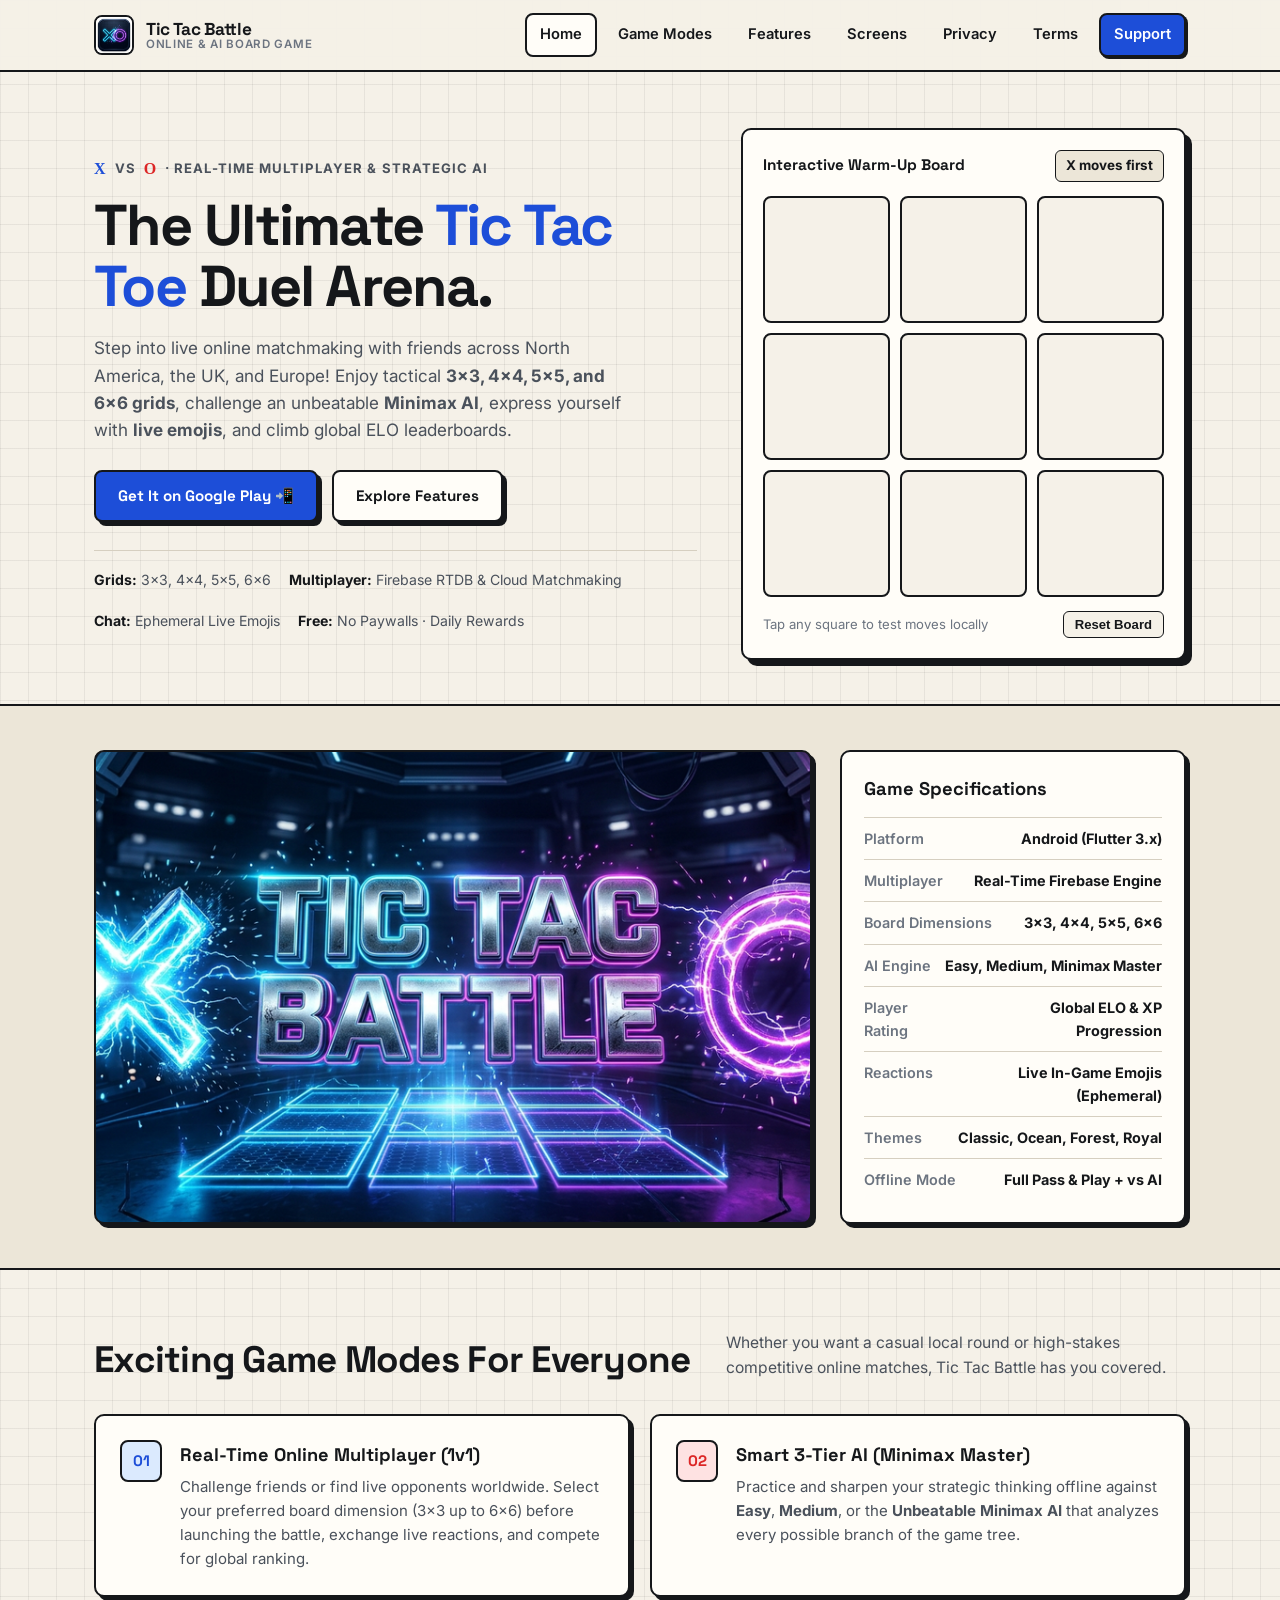
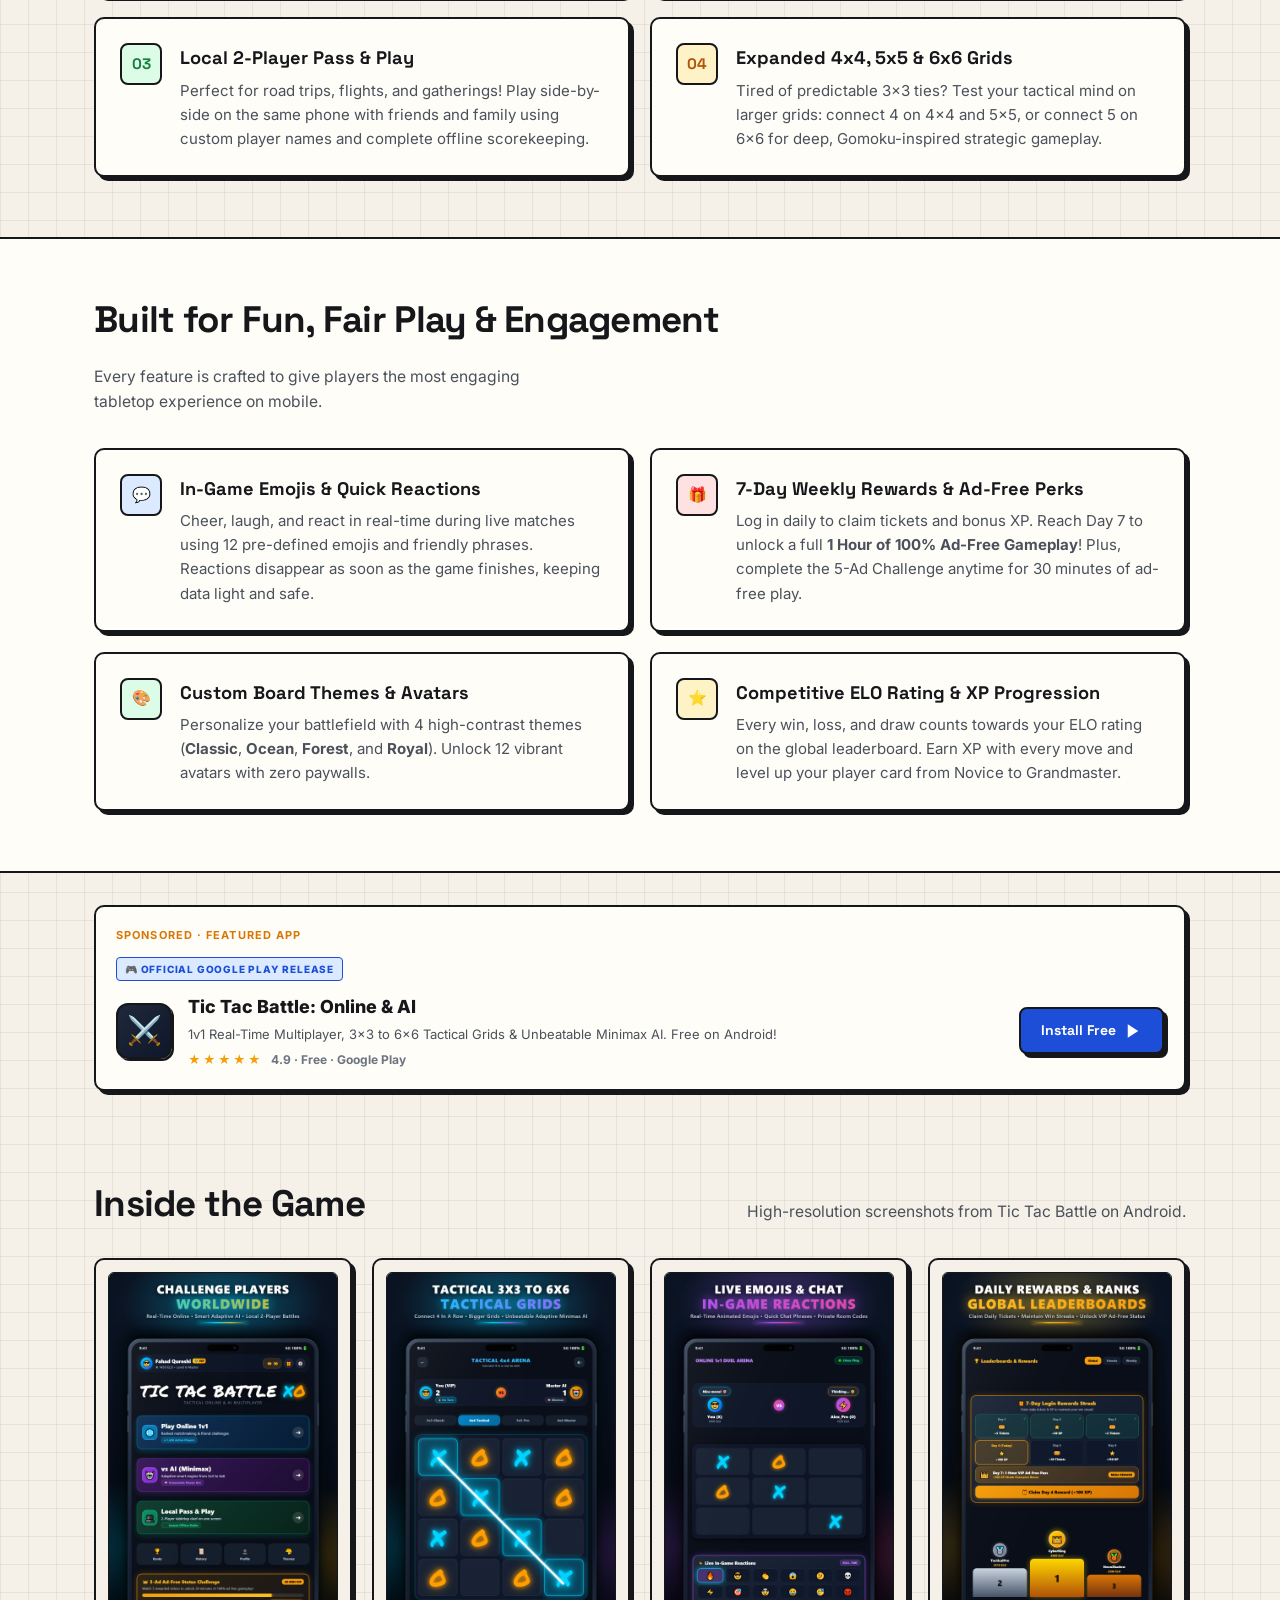
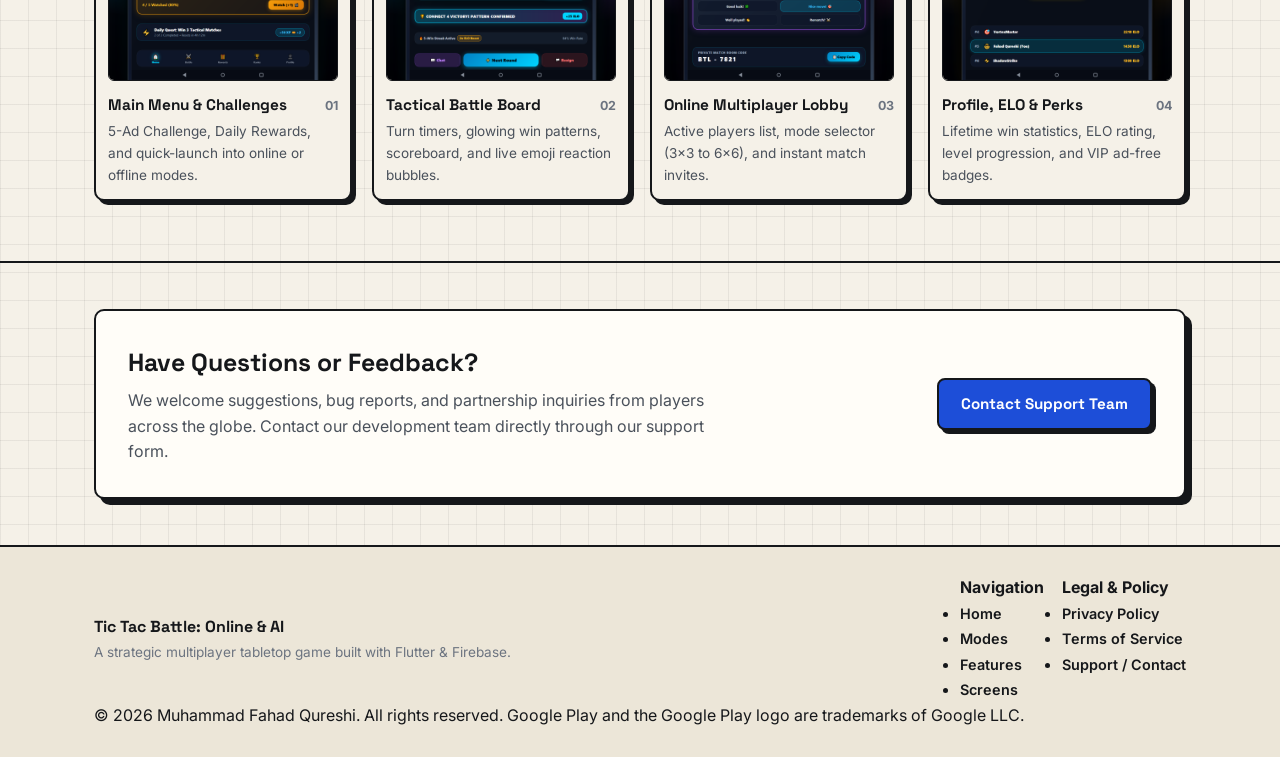
<file: index.html>
<!DOCTYPE html>
<html lang="en">
<head>
  <meta charset="UTF-8" />
  <meta name="viewport" content="width=device-width, initial-scale=1.0" />
  
  <!-- Primary SEO Meta Tags -->
  <title>Tic Tac Battle — Online 1v1 Multiplayer &amp; Minimax AI (3x3 to 6x6)</title>
  <meta name="title" content="Tic Tac Battle — Online 1v1 Multiplayer &amp; Minimax AI (3x3 to 6x6)" />
  <meta name="description" content="Play Tic Tac Toe &amp; Noughts and Crosses online with friends or challenge the smart Minimax AI. Features 3x3, 4x4, 5x5, 6x6 grids, live emoji reactions, ELO rankings, and local 2-player mode. Free on Android." />
  <meta name="keywords" content="tic tac toe online, noughts and crosses, multiplayer tic tac toe, 1v1 tic tac toe, tic tac toe 4x4, tic tac toe 5x5, tic tac toe 6x6, minimax ai tic tac toe, x and o game, brain puzzle board game, android tic tac toe, play tic tac toe with friends" />
  <meta name="author" content="Muhammad Fahad Qureshi" />
  <meta name="robots" content="index, follow" />
  <link rel="canonical" href="https://mfahadfaizi.github.io/tic-tac-battle-web/" />

  <!-- Geographic & Language Targeting (US, UK, Canada, Europe) -->
  <meta name="geo.region" content="US;GB;CA;EU" />
  <meta name="geo.position" content="37.0902;-95.7129" />
  <meta name="ICBM" content="37.0902, -95.7129" />

  <!-- Open Graph / Facebook -->
  <meta property="og:type" content="website" />
  <meta property="og:url" content="https://mfahadfaizi.github.io/tic-tac-battle-web/" />
  <meta property="og:title" content="Tic Tac Battle — Online 1v1 Multiplayer &amp; Minimax AI" />
  <meta property="og:description" content="Compete online in real-time Tic Tac Toe battles! Choose from 3x3 to 6x6 tactical boards, express yourself with live emojis, climb ELO leaderboards, or train against smart Minimax AI." />
  <meta property="og:image" content="https://mfahadfaizi.github.io/tic-tac-battle-web/assets/feature_graphic.png" />
  <meta property="og:site_name" content="Tic Tac Battle" />
  <meta property="og:locale" content="en_US" />
  <meta property="og:locale:alternate" content="en_GB" />
  <meta property="og:locale:alternate" content="en_CA" />

  <!-- Twitter Card -->
  <meta property="twitter:card" content="summary_large_image" />
  <meta property="twitter:url" content="https://mfahadfaizi.github.io/tic-tac-battle-web/" />
  <meta property="twitter:title" content="Tic Tac Battle — Online Multiplayer Board Game" />
  <meta property="twitter:description" content="Classic Tic Tac Toe reimagined: 3x3 to 6x6 grids, live emoji reactions, ELO ladders, and smart AI. Download free on Android!" />
  <meta property="twitter:image" content="https://mfahadfaizi.github.io/tic-tac-battle-web/assets/feature_graphic.png" />

  <link rel="icon" type="image/png" href="./assets/app_icon.png" />
  <link rel="preconnect" href="https://fonts.googleapis.com" />
  <link rel="preconnect" href="https://fonts.gstatic.com" crossorigin />
  <link href="https://fonts.googleapis.com/css2?family=Inter:wght@400;500;600;700&family=Permanent+Marker&family=Space+Grotesk:wght@600;700&display=swap" rel="stylesheet" />
  <link rel="stylesheet" href="./styles.css" />

  <!-- Schema.org JSON-LD Structured Data for Google Rich Results -->
  <script type="application/ld+json">
  {
    "@context": "https://schema.org",
    "@type": "MobileApplication",
    "name": "Tic Tac Battle: Online & AI",
    "operatingSystem": "Android",
    "applicationCategory": "GameApplication",
    "gamePlatform": ["Android"],
    "genre": ["Board Game", "Strategy", "Brain Puzzle"],
    "offers": {
      "@type": "Offer",
      "price": "0",
      "priceCurrency": "USD"
    },
    "description": "Real-time 1v1 online multiplayer Tic Tac Toe & Noughts and Crosses with 3x3 to 6x6 board modes, smart Minimax AI, ELO rankings, custom themes, and live in-game reactions.",
    "author": {
      "@type": "Person",
      "name": "Muhammad Fahad Qureshi"
    },
    "inLanguage": ["en-US", "en-GB", "en-CA"]
  }
  </script>

  <!-- Google AdSense Library -->
  <script async src="https://pagead2.googlesyndication.com/pagead/js/adsbygoogle.js?client=ca-pub-8814260653330173" crossorigin="anonymous"></script>
</head>
<body>
  <header class="site-header">
    <div class="container nav-inner">
      <a class="brand-link" href="index.html">
        <img class="brand-icon" src="./assets/app_icon.png" alt="Tic Tac Battle icon" />
        <span class="brand-wordmark">
          <span class="brand-name">Tic Tac Battle</span>
          <span class="brand-tag">Online &amp; AI Board Game</span>
        </span>
      </a>
      <button class="nav-toggle" type="button" aria-label="Toggle navigation" aria-expanded="false">&#9776;</button>
      <ul class="nav-links">
        <li><a class="active" href="index.html">Home</a></li>
        <li><a href="#modes">Game Modes</a></li>
        <li><a href="#features">Features</a></li>
        <li><a href="#screenshots">Screens</a></li>
        <li><a href="privacy.html">Privacy</a></li>
        <li><a href="terms.html">Terms</a></li>
        <li><a class="nav-cta" href="contact.html">Support</a></li>
      </ul>
    </div>
  </header>

  <main>
    <!-- Hero Section -->
    <section class="hero">
      <div class="container hero-grid">
        <div>
          <div class="eyebrow">
            <span class="eyebrow-x">X</span>
            <span>vs</span>
            <span class="eyebrow-o">O</span>
            <span>&middot; Real-Time Multiplayer &amp; Strategic AI</span>
          </div>
          <h1 class="hero-title">
            The Ultimate <span class="mark-x">Tic Tac Toe</span> Duel Arena.
          </h1>
          <p class="hero-copy">
            Step into live online matchmaking with friends across North America, the UK, and Europe!
            Enjoy tactical <strong>3&times;3, 4&times;4, 5&times;5, and 6&times;6 grids</strong>, challenge an unbeatable
            <strong>Minimax AI</strong>, express yourself with <strong>live emojis</strong>, and climb global ELO leaderboards.
          </p>
          <div class="hero-actions">
            <a class="btn btn-primary" href="https://play.google.com/store/apps/details?id=com.tictactoe.battle" target="_blank" rel="noopener noreferrer">
              Get It on Google Play 📲
            </a>
            <a class="btn btn-secondary" href="#features">Explore Features</a>
          </div>
          <div class="hero-facts">
            <span><strong>Grids:</strong> 3x3, 4x4, 5x5, 6x6</span>
            <span><strong>Multiplayer:</strong> Firebase RTDB &amp; Cloud Matchmaking</span>
            <span><strong>Chat:</strong> Ephemeral Live Emojis</span>
            <span><strong>Free:</strong> No Paywalls &middot; Daily Rewards</span>
          </div>
        </div>

        <div class="board-card" aria-label="Interactive Tic Tac Toe preview board">
          <div class="board-top">
            <span class="board-title">Interactive Warm-Up Board</span>
            <span class="board-status" id="boardStatus">X moves first</span>
          </div>
          <div class="mini-board" id="miniBoard" role="grid" aria-label="3 by 3 board">
            <button class="cell-btn" type="button" data-idx="0" aria-label="Row 1 column 1"></button>
            <button class="cell-btn" type="button" data-idx="1" aria-label="Row 1 column 2"></button>
            <button class="cell-btn" type="button" data-idx="2" aria-label="Row 1 column 3"></button>
            <button class="cell-btn" type="button" data-idx="3" aria-label="Row 2 column 1"></button>
            <button class="cell-btn" type="button" data-idx="4" aria-label="Row 2 column 2"></button>
            <button class="cell-btn" type="button" data-idx="5" aria-label="Row 2 column 3"></button>
            <button class="cell-btn" type="button" data-idx="6" aria-label="Row 3 column 1"></button>
            <button class="cell-btn" type="button" data-idx="7" aria-label="Row 3 column 2"></button>
            <button class="cell-btn" type="button" data-idx="8" aria-label="Row 3 column 3"></button>
          </div>
          <div class="board-footer">
            <span>Tap any square to test moves locally</span>
            <button class="reset-link" id="resetBoard" type="button">Reset Board</button>
          </div>
        </div>
      </div>
    </section>

    <!-- App Specs Overview Band -->
    <section class="banner-band">
      <div class="container banner-layout">
        <div class="graphic-frame">
          <img src="./assets/feature_graphic.png" alt="Tic Tac Battle Google Play Banner" />
        </div>
        <aside class="spec-ledger">
          <div>
            <h2>Game Specifications</h2>
            <div class="spec-row"><span>Platform</span><span>Android (Flutter 3.x)</span></div>
            <div class="spec-row"><span>Multiplayer</span><span>Real-Time Firebase Engine</span></div>
            <div class="spec-row"><span>Board Dimensions</span><span>3&times;3, 4&times;4, 5&times;5, 6&times;6</span></div>
            <div class="spec-row"><span>AI Engine</span><span>Easy, Medium, Minimax Master</span></div>
            <div class="spec-row"><span>Player Rating</span><span>Global ELO &amp; XP Progression</span></div>
            <div class="spec-row"><span>Reactions</span><span>Live In-Game Emojis (Ephemeral)</span></div>
            <div class="spec-row"><span>Themes</span><span>Classic, Ocean, Forest, Royal</span></div>
            <div class="spec-row"><span>Offline Mode</span><span>Full Pass &amp; Play + vs AI</span></div>
          </div>
        </aside>
      </div>
    </section>

    <!-- Modes Section -->
    <section class="section" id="modes">
      <div class="container">
        <div class="section-head">
          <h2>Exciting Game Modes For Everyone</h2>
          <p>Whether you want a casual local round or high-stakes competitive online matches, Tic Tac Battle has you covered.</p>
        </div>

        <div class="modes-grid">
          <article class="mode-card">
            <div class="mode-num x-bg">01</div>
            <div>
              <h3>Real-Time Online Multiplayer (1v1)</h3>
              <p>
                Challenge friends or find live opponents worldwide. Select your preferred board dimension (3&times;3 up to 6&times;6)
                before launching the battle, exchange live reactions, and compete for global ranking.
              </p>
            </div>
          </article>

          <article class="mode-card">
            <div class="mode-num o-bg">02</div>
            <div>
              <h3>Smart 3-Tier AI (Minimax Master)</h3>
              <p>
                Practice and sharpen your strategic thinking offline against <strong>Easy</strong>, <strong>Medium</strong>,
                or the <strong>Unbeatable Minimax AI</strong> that analyzes every possible branch of the game tree.
              </p>
            </div>
          </article>

          <article class="mode-card">
            <div class="mode-num g-bg">03</div>
            <div>
              <h3>Local 2-Player Pass &amp; Play</h3>
              <p>
                Perfect for road trips, flights, and gatherings! Play side-by-side on the same phone with friends and family
                using custom player names and complete offline scorekeeping.
              </p>
            </div>
          </article>

          <article class="mode-card">
            <div class="mode-num a-bg">04</div>
            <div>
              <h3>Expanded 4x4, 5x5 &amp; 6x6 Grids</h3>
              <p>
                Tired of predictable 3&times;3 ties? Test your tactical mind on larger grids: connect 4 on 4&times;4 and 5&times;5,
                or connect 5 on 6&times;6 for deep, Gomoku-inspired strategic gameplay.
              </p>
            </div>
          </article>
        </div>
      </div>
    </section>

    <!-- Key Features Section -->
    <section class="section section-alt" id="features">
      <div class="container">
        <div class="section-head">
          <h2>Built for Fun, Fair Play &amp; Engagement</h2>
          <p>Every feature is crafted to give players the most engaging tabletop experience on mobile.</p>
        </div>

        <div class="modes-grid">
          <article class="mode-card">
            <div class="mode-num x-bg">💬</div>
            <div>
              <h3>In-Game Emojis &amp; Quick Reactions</h3>
              <p>
                Cheer, laugh, and react in real-time during live matches using 12 pre-defined emojis and friendly phrases.
                Reactions disappear as soon as the game finishes, keeping data light and safe.
              </p>
            </div>
          </article>

          <article class="mode-card">
            <div class="mode-num o-bg">🎁</div>
            <div>
              <h3>7-Day Weekly Rewards &amp; Ad-Free Perks</h3>
              <p>
                Log in daily to claim tickets and bonus XP. Reach Day 7 to unlock a full <strong>1 Hour of 100% Ad-Free Gameplay</strong>!
                Plus, complete the 5-Ad Challenge anytime for 30 minutes of ad-free play.
              </p>
            </div>
          </article>

          <article class="mode-card">
            <div class="mode-num g-bg">🎨</div>
            <div>
              <h3>Custom Board Themes &amp; Avatars</h3>
              <p>
                Personalize your battlefield with 4 high-contrast themes (<strong>Classic</strong>, <strong>Ocean</strong>,
                <strong>Forest</strong>, and <strong>Royal</strong>). Unlock 12 vibrant avatars with zero paywalls.
              </p>
            </div>
          </article>

          <article class="mode-card">
            <div class="mode-num a-bg">⭐</div>
            <div>
              <h3>Competitive ELO Rating &amp; XP Progression</h3>
              <p>
                Every win, loss, and draw counts towards your ELO rating on the global leaderboard. Earn XP with every move
                and level up your player card from Novice to Grandmaster.
              </p>
            </div>
          </article>
        </div>
      </div>
    </section>

    <!-- Sponsored / Ad Unit Section -->
    <div class="container">
      <div class="ad-container">
        <div class="ad-label">Sponsored &middot; Featured App</div>
        <div class="house-ad-card">
          <div class="house-ad-badge">🎮 OFFICIAL GOOGLE PLAY RELEASE</div>
          <div class="house-ad-body">
            <div class="house-ad-icon">⚔️</div>
            <div class="house-ad-info">
              <h3 class="house-ad-title">Tic Tac Battle: Online &amp; AI</h3>
              <p class="house-ad-desc">1v1 Real-Time Multiplayer, 3x3 to 6x6 Tactical Grids &amp; Unbeatable Minimax AI. Free on Android!</p>
              <div class="house-ad-rating">
                <span class="stars">★★★★★</span>
                <span class="rating-text">4.9 &middot; Free &middot; Google Play</span>
              </div>
            </div>
            <a href="https://play.google.com/store/apps/details?id=com.tictactoe.battle" class="btn btn-primary house-ad-btn" target="_blank" rel="noopener">
              <span>Install Free</span>
              <svg width="18" height="18" viewBox="0 0 24 24" fill="currentColor"><path d="M5 3l14 9-14 9V3z"/></svg>
            </a>
          </div>
        </div>
        <!-- Google AdSense Container (Tic Tac Battle Web Banner) -->
        <ins class="adsbygoogle"
             style="display:block"
             data-ad-client="ca-pub-8814260653330173"
             data-ad-slot="4510985756"
             data-ad-format="auto"
             data-full-width-responsive="true"></ins>
        <script>
          (adsbygoogle = window.adsbygoogle || []).push({});
        </script>
      </div>
    </div>

    <!-- Screenshots Section -->
    <section class="section" id="screenshots">
      <div class="container">
        <div class="section-head">
          <h2>Inside the Game</h2>
          <p>High-resolution screenshots from Tic Tac Battle on Android.</p>
        </div>

        <div class="screens-grid">
          <figure class="screen-card">
            <img src="./assets/screenshots/screenshot_1_home.png" alt="Tic Tac Battle Main Menu" />
            <figcaption>
              <div class="screen-meta">
                <strong>Main Menu &amp; Challenges</strong>
                <span>01</span>
              </div>
              <p class="screen-desc">5-Ad Challenge, Daily Rewards, and quick-launch into online or offline modes.</p>
            </figcaption>
          </figure>

          <figure class="screen-card">
            <img src="./assets/screenshots/screenshot_2_battle.png" alt="Tic Tac Battle 1v1 Match" />
            <figcaption>
              <div class="screen-meta">
                <strong>Tactical Battle Board</strong>
                <span>02</span>
              </div>
              <p class="screen-desc">Turn timers, glowing win patterns, scoreboard, and live emoji reaction bubbles.</p>
            </figcaption>
          </figure>

          <figure class="screen-card">
            <img src="./assets/screenshots/screenshot_3_lobby.png" alt="Online Multiplayer Lobby" />
            <figcaption>
              <div class="screen-meta">
                <strong>Online Multiplayer Lobby</strong>
                <span>03</span>
              </div>
              <p class="screen-desc">Active players list, mode selector (3x3 to 6x6), and instant match invites.</p>
            </figcaption>
          </figure>

          <figure class="screen-card">
            <img src="./assets/screenshots/screenshot_4_profile.png" alt="Player Profile &amp; ELO Stats" />
            <figcaption>
              <div class="screen-meta">
                <strong>Profile, ELO &amp; Perks</strong>
                <span>04</span>
              </div>
              <p class="screen-desc">Lifetime win statistics, ELO rating, level progression, and VIP ad-free badges.</p>
            </figcaption>
          </figure>
        </div>
      </div>
    </section>

    <!-- Support & Contact CTA -->
    <section class="support-strip">
      <div class="container">
        <div class="support-box">
          <div>
            <h2>Have Questions or Feedback?</h2>
            <p>
              We welcome suggestions, bug reports, and partnership inquiries from players across the globe.
              Contact our development team directly through our support form.
            </p>
          </div>
          <a class="btn btn-primary" href="contact.html">Contact Support Team</a>
        </div>
      </div>
    </section>
  </main>

  <footer class="site-footer">
    <div class="container footer-inner">
      <div class="footer-brand">
        <strong>Tic Tac Battle: Online &amp; AI</strong>
        <p>A strategic multiplayer tabletop game built with Flutter &amp; Firebase.</p>
      </div>
      <div class="footer-links">
        <div>
          <h4>Navigation</h4>
          <ul>
            <li><a href="index.html">Home</a></li>
            <li><a href="#modes">Modes</a></li>
            <li><a href="#features">Features</a></li>
            <li><a href="#screenshots">Screens</a></li>
          </ul>
        </div>
        <div>
          <h4>Legal &amp; Policy</h4>
          <ul>
            <li><a href="privacy.html">Privacy Policy</a></li>
            <li><a href="terms.html">Terms of Service</a></li>
            <li><a href="contact.html">Support / Contact</a></li>
          </ul>
        </div>
      </div>
    </div>
    <div class="container copyright">
      <p>&copy; 2026 Muhammad Fahad Qureshi. All rights reserved. Google Play and the Google Play logo are trademarks of Google LLC.</p>
    </div>
  </footer>

  <script>
    // --- Mobile Navigation Toggle ---
    (function initNav() {
      const navToggle = document.querySelector('.nav-toggle');
      const navLinks = document.querySelector('.nav-links');
      if (!navToggle || !navLinks) return;

      navToggle.addEventListener('click', function (e) {
        e.stopPropagation();
        const isOpen = navLinks.classList.toggle('open');
        navToggle.setAttribute('aria-expanded', isOpen ? 'true' : 'false');
        navToggle.innerHTML = isOpen ? '&times;' : '&#9776;';
      });

      // Close menu when clicking any nav link
      navLinks.querySelectorAll('a').forEach(function (link) {
        link.addEventListener('click', function () {
          navLinks.classList.remove('open');
          navToggle.setAttribute('aria-expanded', 'false');
          navToggle.innerHTML = '&#9776;';
        });
      });

      // Close menu when clicking outside
      document.addEventListener('click', function (e) {
        if (!navLinks.contains(e.target) && !navToggle.contains(e.target)) {
          navLinks.classList.remove('open');
          navToggle.setAttribute('aria-expanded', 'false');
          navToggle.innerHTML = '&#9776;';
        }
      });
    })();

    // --- Interactive Tic Tac Toe Game (vs Smart Minimax AI) ---
    (function initGame() {
      const boardEl = document.getElementById('miniBoard');
      const statusEl = document.getElementById('boardStatus');
      const resetBtn = document.getElementById('resetBoard');
      if (!boardEl || !statusEl || !resetBtn) return;

      const cells = Array.from(boardEl.querySelectorAll('.cell-btn'));
      let board = Array(9).fill(null);
      let isGameOver = false;
      let isAiTurn = false;

      const WIN_COMBOS = [
        [0, 1, 2], [3, 4, 5], [6, 7, 8],
        [0, 3, 6], [1, 4, 7], [2, 5, 8],
        [0, 4, 8], [2, 4, 6]
      ];

      function checkWinner(state) {
        for (let i = 0; i < WIN_COMBOS.length; i++) {
          const [a, b, c] = WIN_COMBOS[i];
          if (state[a] && state[a] === state[b] && state[a] === state[c]) {
            return { winner: state[a], combo: [a, b, c] };
          }
        }
        if (state.every(function (cell) { return cell !== null; })) {
          return { winner: 'draw', combo: [] };
        }
        return null;
      }

      function minimax(newBoard, depth, isMaximizing) {
        const result = checkWinner(newBoard);
        if (result) {
          if (result.winner === 'O') return 10 - depth;
          if (result.winner === 'X') return depth - 10;
          if (result.winner === 'draw') return 0;
        }

        if (isMaximizing) {
          let bestScore = -Infinity;
          for (let i = 0; i < 9; i++) {
            if (!newBoard[i]) {
              newBoard[i] = 'O';
              const score = minimax(newBoard, depth + 1, false);
              newBoard[i] = null;
              bestScore = Math.max(score, bestScore);
            }
          }
          return bestScore;
        } else {
          let bestScore = Infinity;
          for (let i = 0; i < 9; i++) {
            if (!newBoard[i]) {
              newBoard[i] = 'X';
              const score = minimax(newBoard, depth + 1, true);
              newBoard[i] = null;
              bestScore = Math.min(score, bestScore);
            }
          }
          return bestScore;
        }
      }

      function getBestAiMove() {
        let bestScore = -Infinity;
        let move = -1;

        for (let i = 0; i < 9; i++) {
          if (!board[i]) {
            board[i] = 'O';
            const score = minimax(board, 0, false);
            board[i] = null;
            if (score > bestScore) {
              bestScore = score;
              move = i;
            }
          }
        }
        return move;
      }

      function handleCellClick(e) {
        const idx = parseInt(e.currentTarget.getAttribute('data-idx'), 10);
        if (board[idx] || isGameOver || isAiTurn) return;

        // Player Move (X)
        board[idx] = 'X';
        e.currentTarget.textContent = 'X';
        e.currentTarget.classList.add('x');
        e.currentTarget.disabled = true;

        const outcome = checkWinner(board);
        if (outcome) {
          handleGameOver(outcome);
          return;
        }

        // Trigger AI Move (O)
        isAiTurn = true;
        statusEl.textContent = '🤖 AI is thinking...';
        statusEl.className = 'board-status';

        setTimeout(function () {
          if (isGameOver) return;
          const aiMove = getBestAiMove();
          if (aiMove !== -1) {
            board[aiMove] = 'O';
            const aiBtn = cells[aiMove];
            aiBtn.textContent = 'O';
            aiBtn.classList.add('o');
            aiBtn.disabled = true;

            const aiOutcome = checkWinner(board);
            if (aiOutcome) {
              handleGameOver(aiOutcome);
              isAiTurn = false;
              return;
            }
          }

          statusEl.textContent = 'Your turn (X)';
          statusEl.className = 'board-status';
          isAiTurn = false;
        }, 280);
      }

      function handleGameOver(outcome) {
        isGameOver = true;
        if (outcome.winner === 'X') {
          statusEl.textContent = '🎉 You Won! Download for 4x4-6x6';
          statusEl.className = 'board-status win';
          outcome.combo.forEach(function (idx) { cells[idx].classList.add('winner'); });
        } else if (outcome.winner === 'O') {
          statusEl.textContent = '🤖 AI Won! Reset to challenge again';
          statusEl.className = 'board-status';
          outcome.combo.forEach(function (idx) { cells[idx].classList.add('winner'); });
        } else {
          statusEl.textContent = "🤝 It's a Draw! Smart defense";
          statusEl.className = 'board-status draw';
        }
      }

      function resetGame() {
        board = Array(9).fill(null);
        isGameOver = false;
        isAiTurn = false;
        statusEl.textContent = 'X moves first';
        statusEl.className = 'board-status';
        cells.forEach(function (btn) {
          btn.textContent = '';
          btn.className = 'cell-btn';
          btn.disabled = false;
        });
      }

      cells.forEach(function (btn) { btn.addEventListener('click', handleCellClick); });
      resetBtn.addEventListener('click', resetGame);
    })();
  </script>
</body>
</html>
</file>
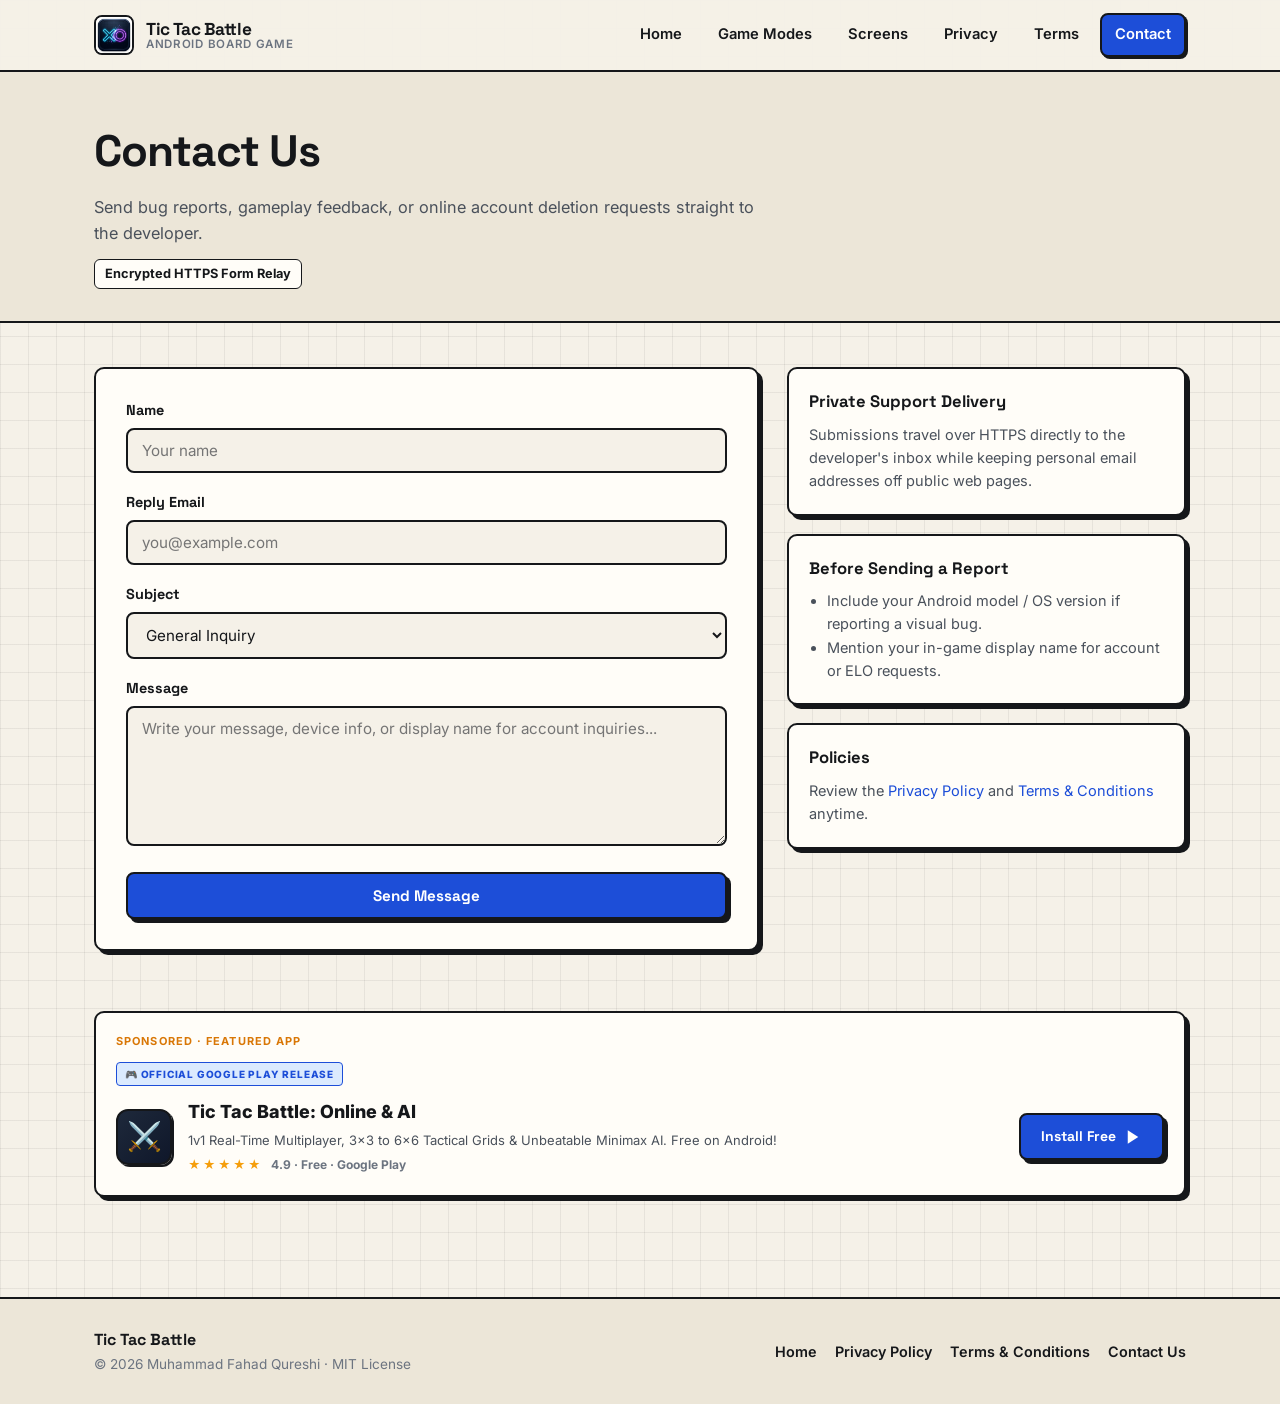
<file: contact.html>
<!DOCTYPE html>
<html lang="en">
<head>
  <meta charset="UTF-8" />
  <meta name="viewport" content="width=device-width, initial-scale=1.0" />
  <title>Contact Us — Tic Tac Battle</title>
  <meta name="description" content="Contact the Tic Tac Battle developer for support, bug reports, feedback, or data deletion." />
  <link rel="icon" type="image/png" href="./assets/app_icon.png" />
  <link rel="preconnect" href="https://fonts.googleapis.com" />
  <link rel="preconnect" href="https://fonts.gstatic.com" crossorigin />
  <link href="https://fonts.googleapis.com/css2?family=Inter:wght@400;500;600;700&family=Permanent+Marker&family=Space+Grotesk:wght@600;700&display=swap" rel="stylesheet" />
  <link rel="stylesheet" href="./styles.css" />
  <!-- Google AdSense -->
  <script async src="https://pagead2.googlesyndication.com/pagead/js/adsbygoogle.js?client=ca-pub-8814260653330173" crossorigin="anonymous"></script>
</head>
<body>
  <header class="site-header">
    <div class="container nav-inner">
      <a class="brand-link" href="index.html">
        <img class="brand-icon" src="./assets/app_icon.png" alt="Tic Tac Battle icon" />
        <span class="brand-wordmark">
          <span class="brand-name">Tic Tac Battle</span>
          <span class="brand-tag">Android Board Game</span>
        </span>
      </a>
      <button class="nav-toggle" type="button" aria-label="Toggle navigation" aria-expanded="false">&#9776;</button>
      <ul class="nav-links">
        <li><a href="index.html">Home</a></li>
        <li><a href="index.html#modes">Game Modes</a></li>
        <li><a href="index.html#screenshots">Screens</a></li>
        <li><a href="privacy.html">Privacy</a></li>
        <li><a href="terms.html">Terms</a></li>
        <li><a class="active nav-cta" href="contact.html">Contact</a></li>
      </ul>
    </div>
  </header>

  <section class="page-header">
    <div class="container">
      <h1>Contact Us</h1>
      <p>
        Send bug reports, gameplay feedback, or online account deletion requests straight to the developer.
      </p>
      <span class="page-stamp">Encrypted HTTPS Form Relay</span>
    </div>
  </section>

  <main class="doc-wrap">
    <div class="container contact-grid">
      <div class="form-panel">
        <form id="contactForm" novalidate>
          <div class="form-group">
            <label class="form-label" for="senderName">Name</label>
            <input class="form-control" id="senderName" name="name" type="text" placeholder="Your name" required />
          </div>

          <div class="form-group">
            <label class="form-label" for="senderEmail">Reply Email</label>
            <input class="form-control" id="senderEmail" name="email" type="email" placeholder="you@example.com" required />
          </div>

          <div class="form-group">
            <label class="form-label" for="topic">Subject</label>
            <select class="form-control" id="topic" name="subject" required>
              <option value="General Inquiry">General Inquiry</option>
              <option value="Bug Report">Bug Report</option>
              <option value="Account / Data Deletion">Account / Data Deletion Request</option>
              <option value="Privacy & AdMob Question">Privacy &amp; AdMob Question</option>
              <option value="Feature Feedback">Feature Feedback</option>
            </select>
          </div>

          <div class="form-group">
            <label class="form-label" for="message">Message</label>
            <textarea class="form-control" id="message" name="message" placeholder="Write your message, device info, or display name for account inquiries..." required></textarea>
          </div>

          <button class="btn btn-primary" id="submitBtn" type="submit" style="width: 100%;">
            Send Message
          </button>

          <div class="form-status" id="formStatus" role="status" aria-live="polite"></div>
        </form>
      </div>

      <aside class="aside-cards">
        <div class="aside-card">
          <h3>Private Support Delivery</h3>
          <p>
            Submissions travel over HTTPS directly to the developer&apos;s inbox while keeping personal email
            addresses off public web pages.
          </p>
        </div>

        <div class="aside-card">
          <h3>Before Sending a Report</h3>
          <ul>
            <li>Include your Android model / OS version if reporting a visual bug.</li>
            <li>Mention your in-game display name for account or ELO requests.</li>
          </ul>
        </div>

        <div class="aside-card">
          <h3>Policies</h3>
          <p>
            Review the <a href="privacy.html">Privacy Policy</a> and
            <a href="terms.html">Terms &amp; Conditions</a> anytime.
          </p>
        </div>
      </aside>

      <!-- Sponsored / App Showcase Ad Unit -->
      <div class="ad-container" style="grid-column: 1 / -1; width: 100%;">
        <div class="ad-label">Sponsored &middot; Featured App</div>
        <div class="house-ad-card">
          <div class="house-ad-badge">🎮 OFFICIAL GOOGLE PLAY RELEASE</div>
          <div class="house-ad-body">
            <div class="house-ad-icon">⚔️</div>
            <div class="house-ad-info">
              <h3 class="house-ad-title">Tic Tac Battle: Online &amp; AI</h3>
              <p class="house-ad-desc">1v1 Real-Time Multiplayer, 3x3 to 6x6 Tactical Grids &amp; Unbeatable Minimax AI. Free on Android!</p>
              <div class="house-ad-rating">
                <span class="stars">★★★★★</span>
                <span class="rating-text">4.9 &middot; Free &middot; Google Play</span>
              </div>
            </div>
            <a href="https://play.google.com/store/apps/details?id=com.tictactoe.battle" class="btn btn-primary house-ad-btn" target="_blank" rel="noopener">
              <span>Install Free</span>
              <svg width="18" height="18" viewBox="0 0 24 24" fill="currentColor"><path d="M5 3l14 9-14 9V3z"/></svg>
            </a>
          </div>
        </div>
        <!-- Google AdSense Container (Auto-loads when AdSense for Content is approved) -->
        <ins class="adsbygoogle"
             style="display:block"
             data-ad-client="ca-pub-8814260653330173"
             data-ad-format="auto"
             data-full-width-responsive="true"></ins>
        <script>
          try {
            (adsbygoogle = window.adsbygoogle || []).push({});
          } catch(e) {}
        </script>
      </div>
    </div>
  </main>

  <footer class="site-footer">
    <div class="container footer-inner">
      <div class="footer-brand">
        <strong>Tic Tac Battle</strong>
        <p>&copy; 2026 Muhammad Fahad Qureshi &middot; MIT License</p>
      </div>
      <nav class="footer-links" aria-label="Footer navigation">
        <a href="index.html">Home</a>
        <a href="privacy.html">Privacy Policy</a>
        <a href="terms.html">Terms &amp; Conditions</a>
        <a href="contact.html">Contact Us</a>
      </nav>
    </div>
  </footer>

  <script>
    (function () {
      var btn = document.querySelector('.nav-toggle');
      var links = document.querySelector('.nav-links');
      if (btn && links) {
        btn.addEventListener('click', function () {
          var isOpen = links.classList.toggle('open');
          btn.setAttribute('aria-expanded', isOpen ? 'true' : 'false');
        });
      }

      var form = document.getElementById('contactForm');
      var submitBtn = document.getElementById('submitBtn');
      var statusBox = document.getElementById('formStatus');
      var relayKey = 'bWZhaGFkZmFpemlpQGdtYWlsLmNvbQ==';

      function setStatus(type, text) {
        statusBox.className = 'form-status visible ' + type;
        statusBox.textContent = text;
      }

      if (window.location.protocol === 'file:') {
        setStatus('info', 'Local file preview detected. Live form delivery works once opened over HTTPS (e.g. GitHub Pages).');
      }

      form.addEventListener('submit', async function (event) {
        event.preventDefault();

        var name = document.getElementById('senderName').value.trim();
        var email = document.getElementById('senderEmail').value.trim();
        var topic = document.getElementById('topic').value;
        var message = document.getElementById('message').value.trim();

        if (!name || !email || !message) {
          setStatus('error', 'Please fill in your name, reply email, and message.');
          return;
        }

        if (!/^[^\s@]+@[^\s@]+\.[^\s@]+$/.test(email)) {
          setStatus('error', 'Please enter a valid email address so we can reply to you.');
          return;
        }

        if (window.location.protocol === 'file:') {
          setStatus('error', 'Form submission requires an HTTP/HTTPS origin (such as GitHub Pages).');
          return;
        }

        submitBtn.disabled = true;
        submitBtn.textContent = 'Sending...';
        setStatus('info', 'Sending message...');

        try {
          var destination = atob(relayKey);
          var response = await fetch('https://formsubmit.co/ajax/' + destination, {
            method: 'POST',
            headers: {
              'Content-Type': 'application/json',
              'Accept': 'application/json'
            },
            body: JSON.stringify({
              name: name,
              email: email,
              topic: topic,
              message: message,
              _subject: '[Tic Tac Battle] ' + topic + ' from ' + name,
              _template: 'table'
            })
          });

          var data = await response.json().catch(function () { return {}; });
          if (response.ok && (data.success === 'true' || data.success === true || !data.message)) {
            setStatus('success', 'Message sent. Replies will go to ' + email + '.');
            form.reset();
          } else {
            throw new Error(data.message || 'Delivery could not be completed.');
          }
        } catch (err) {
          setStatus('error', 'Unable to send right now (' + (err.message || 'Network error') + ').');
        } finally {
          submitBtn.disabled = false;
          submitBtn.textContent = 'Send Message';
        }
      });
    })();

    // --- Mobile Navigation Toggle ---
    (function initNav() {
      const navToggle = document.querySelector('.nav-toggle');
      const navLinks = document.querySelector('.nav-links');
      if (!navToggle || !navLinks) return;

      navToggle.addEventListener('click', function (e) {
        e.stopPropagation();
        const isOpen = navLinks.classList.toggle('open');
        navToggle.setAttribute('aria-expanded', isOpen ? 'true' : 'false');
        navToggle.innerHTML = isOpen ? '&times;' : '&#9776;';
      });

      navLinks.querySelectorAll('a').forEach(function (link) {
        link.addEventListener('click', function () {
          navLinks.classList.remove('open');
          navToggle.setAttribute('aria-expanded', 'false');
          navToggle.innerHTML = '&#9776;';
        });
      });

      document.addEventListener('click', function (e) {
        if (!navLinks.contains(e.target) && !navToggle.contains(e.target)) {
          navLinks.classList.remove('open');
          navToggle.setAttribute('aria-expanded', 'false');
          navToggle.innerHTML = '&#9776;';
        }
      });
    })();
  </script>
</body>
</html>
</file>
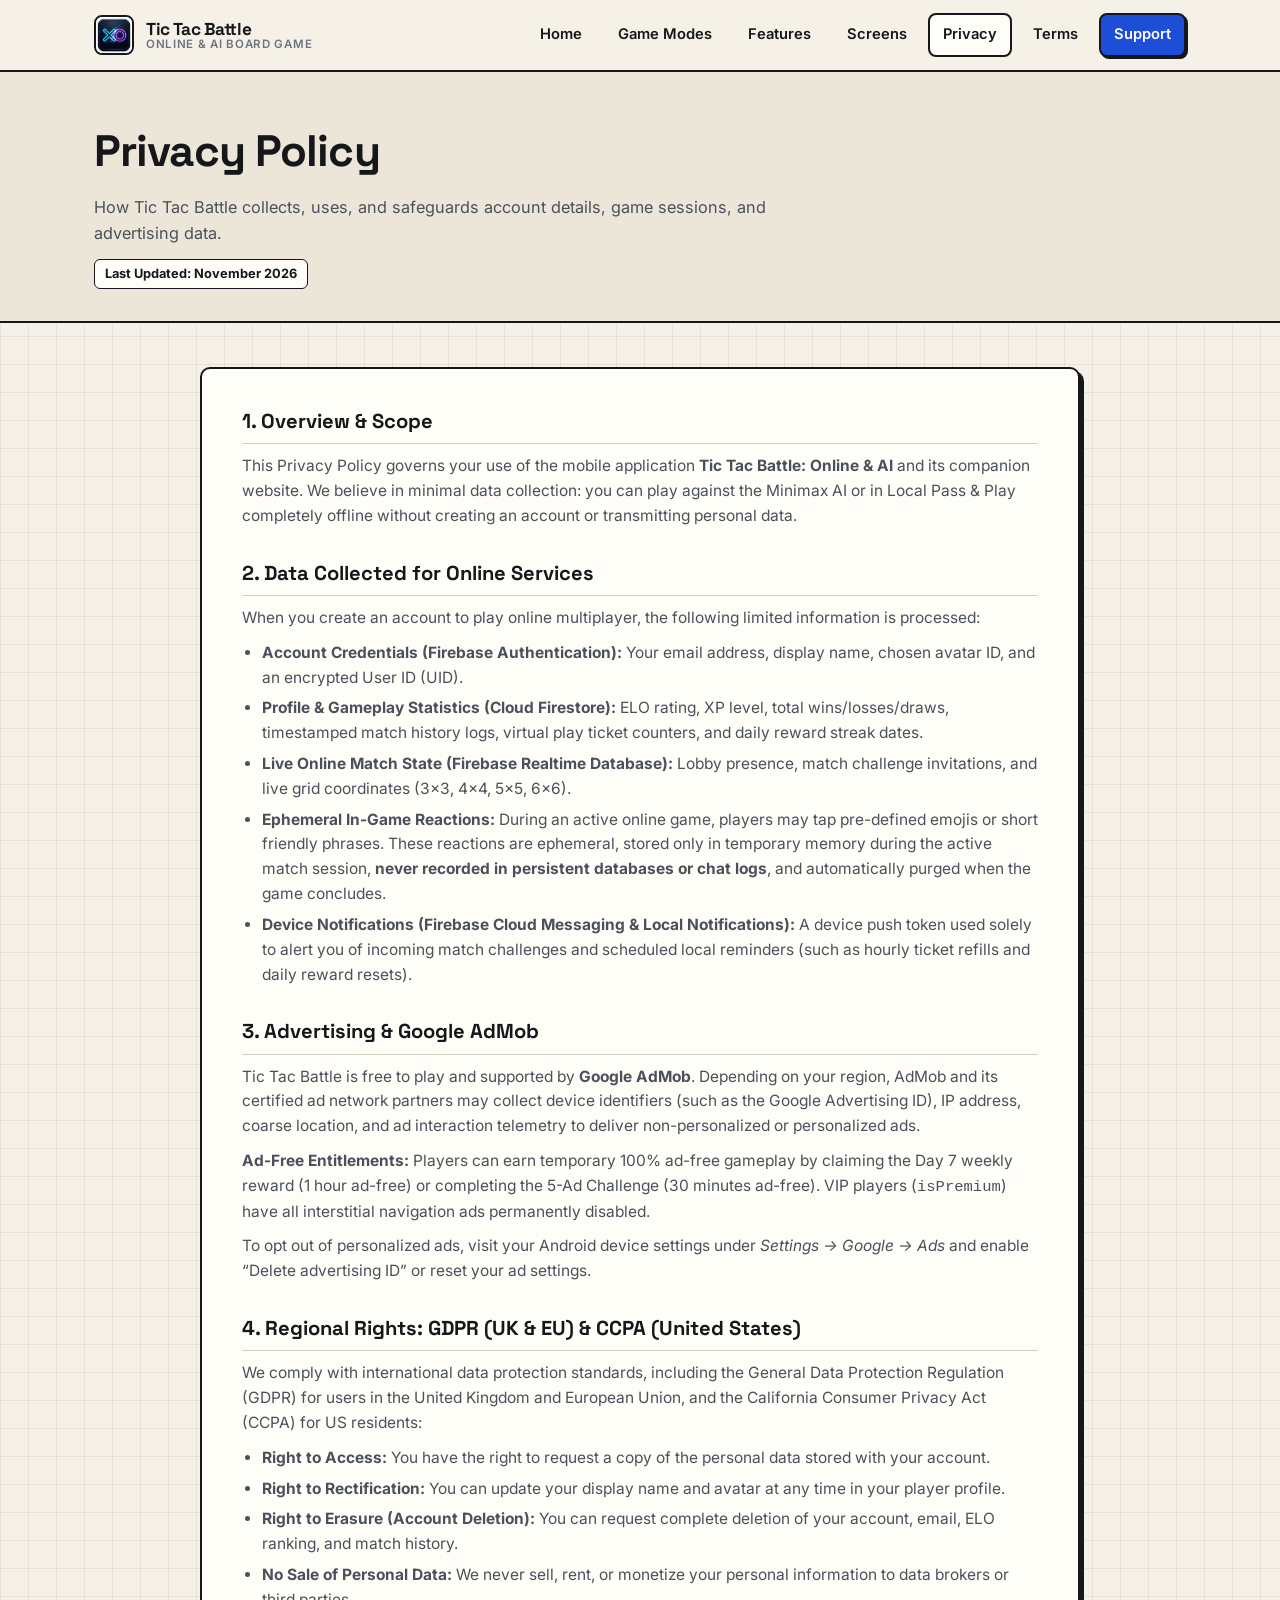
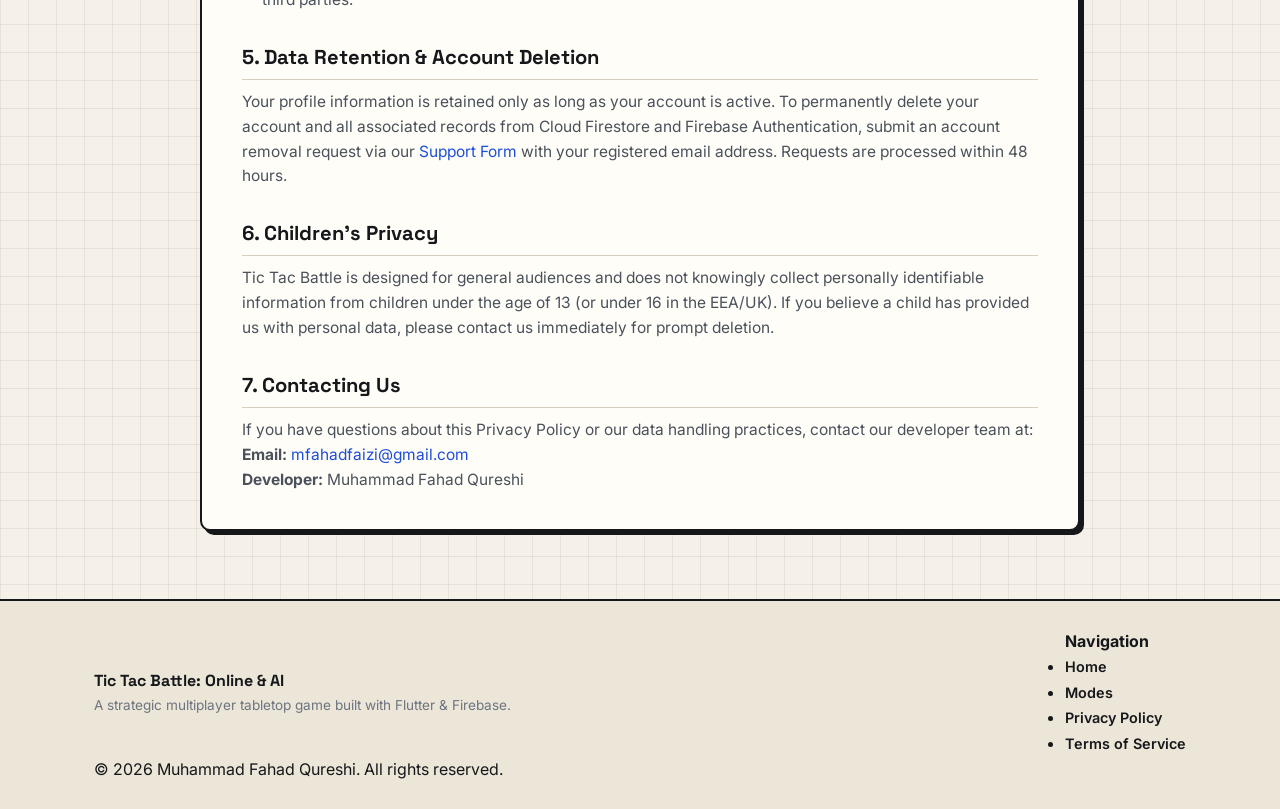
<file: privacy.html>
<!DOCTYPE html>
<html lang="en">
<head>
  <meta charset="UTF-8" />
  <meta name="viewport" content="width=device-width, initial-scale=1.0" />
  <title>Privacy Policy — Tic Tac Battle</title>
  <meta name="description" content="Privacy Policy for Tic Tac Battle covering data collection, Firebase, Google AdMob, GDPR, CCPA, and data deletion rights." />
  <link rel="icon" type="image/png" href="./assets/app_icon.png" />
  <link rel="preconnect" href="https://fonts.googleapis.com" />
  <link rel="preconnect" href="https://fonts.gstatic.com" crossorigin />
  <link href="https://fonts.googleapis.com/css2?family=Inter:wght@400;500;600;700&family=Permanent+Marker&family=Space+Grotesk:wght@600;700&display=swap" rel="stylesheet" />
  <link rel="stylesheet" href="./styles.css" />
  <!-- Google AdSense -->
  <script async src="https://pagead2.googlesyndication.com/pagead/js/adsbygoogle.js?client=ca-pub-8814260653330173" crossorigin="anonymous"></script>
</head>
<body>
  <header class="site-header">
    <div class="container nav-inner">
      <a class="brand-link" href="index.html">
        <img class="brand-icon" src="./assets/app_icon.png" alt="Tic Tac Battle icon" />
        <span class="brand-wordmark">
          <span class="brand-name">Tic Tac Battle</span>
          <span class="brand-tag">Online &amp; AI Board Game</span>
        </span>
      </a>
      <button class="nav-toggle" type="button" aria-label="Toggle navigation" aria-expanded="false">&#9776;</button>
      <ul class="nav-links">
        <li><a href="index.html">Home</a></li>
        <li><a href="index.html#modes">Game Modes</a></li>
        <li><a href="index.html#features">Features</a></li>
        <li><a href="index.html#screenshots">Screens</a></li>
        <li><a class="active" href="privacy.html">Privacy</a></li>
        <li><a href="terms.html">Terms</a></li>
        <li><a class="nav-cta" href="contact.html">Support</a></li>
      </ul>
    </div>
  </header>

  <section class="page-header">
    <div class="container">
      <h1>Privacy Policy</h1>
      <p>
        How Tic Tac Battle collects, uses, and safeguards account details, game sessions, and advertising data.
      </p>
      <span class="page-stamp">Last Updated: November 2026</span>
    </div>
  </section>

  <main class="doc-wrap">
    <div class="container">
      <article class="doc-article">
        <h2>1. Overview &amp; Scope</h2>
        <p>
          This Privacy Policy governs your use of the mobile application <strong>Tic Tac Battle: Online &amp; AI</strong>
          and its companion website. We believe in minimal data collection: you can play against the Minimax AI or in
          Local Pass &amp; Play completely offline without creating an account or transmitting personal data.
        </p>

        <h2>2. Data Collected for Online Services</h2>
        <p>
          When you create an account to play online multiplayer, the following limited information is processed:
        </p>
        <ul>
          <li>
            <strong>Account Credentials (Firebase Authentication):</strong> Your email address, display name, chosen avatar ID,
            and an encrypted User ID (UID).
          </li>
          <li>
            <strong>Profile &amp; Gameplay Statistics (Cloud Firestore):</strong> ELO rating, XP level, total wins/losses/draws,
            timestamped match history logs, virtual play ticket counters, and daily reward streak dates.
          </li>
          <li>
            <strong>Live Online Match State (Firebase Realtime Database):</strong> Lobby presence, match challenge invitations,
            and live grid coordinates (3&times;3, 4&times;4, 5&times;5, 6&times;6).
          </li>
          <li>
            <strong>Ephemeral In-Game Reactions:</strong> During an active online game, players may tap pre-defined emojis or
            short friendly phrases. These reactions are ephemeral, stored only in temporary memory during the active match session,
            <strong>never recorded in persistent databases or chat logs</strong>, and automatically purged when the game concludes.
          </li>
          <li>
            <strong>Device Notifications (Firebase Cloud Messaging &amp; Local Notifications):</strong> A device push token
            used solely to alert you of incoming match challenges and scheduled local reminders (such as hourly ticket refills
            and daily reward resets).
          </li>
        </ul>

        <h2>3. Advertising &amp; Google AdMob</h2>
        <p>
          Tic Tac Battle is free to play and supported by <strong>Google AdMob</strong>. Depending on your region,
          AdMob and its certified ad network partners may collect device identifiers (such as the Google Advertising ID),
          IP address, coarse location, and ad interaction telemetry to deliver non-personalized or personalized ads.
        </p>
        <p>
          <strong>Ad-Free Entitlements:</strong> Players can earn temporary 100% ad-free gameplay by claiming the Day 7
          weekly reward (1 hour ad-free) or completing the 5-Ad Challenge (30 minutes ad-free). VIP players
          (<code>isPremium</code>) have all interstitial navigation ads permanently disabled.
        </p>
        <p>
          To opt out of personalized ads, visit your Android device settings under
          <em>Settings &rarr; Google &rarr; Ads</em> and enable &ldquo;Delete advertising ID&rdquo; or reset your ad settings.
        </p>

        <h2>4. Regional Rights: GDPR (UK &amp; EU) &amp; CCPA (United States)</h2>
        <p>
          We comply with international data protection standards, including the General Data Protection Regulation (GDPR)
          for users in the United Kingdom and European Union, and the California Consumer Privacy Act (CCPA) for US residents:
        </p>
        <ul>
          <li><strong>Right to Access:</strong> You have the right to request a copy of the personal data stored with your account.</li>
          <li><strong>Right to Rectification:</strong> You can update your display name and avatar at any time in your player profile.</li>
          <li><strong>Right to Erasure (Account Deletion):</strong> You can request complete deletion of your account, email, ELO ranking, and match history.</li>
          <li><strong>No Sale of Personal Data:</strong> We never sell, rent, or monetize your personal information to data brokers or third parties.</li>
        </ul>

        <h2>5. Data Retention &amp; Account Deletion</h2>
        <p>
          Your profile information is retained only as long as your account is active. To permanently delete your account
          and all associated records from Cloud Firestore and Firebase Authentication, submit an account removal request
          via our <a href="contact.html">Support Form</a> with your registered email address. Requests are processed within 48 hours.
        </p>

        <h2>6. Children&rsquo;s Privacy</h2>
        <p>
          Tic Tac Battle is designed for general audiences and does not knowingly collect personally identifiable information
          from children under the age of 13 (or under 16 in the EEA/UK). If you believe a child has provided us with personal
          data, please contact us immediately for prompt deletion.
        </p>

        <h2>7. Contacting Us</h2>
        <p>
          If you have questions about this Privacy Policy or our data handling practices, contact our developer team at:
          <br />
          <strong>Email:</strong> <a href="mailto:mfahadfaizi@gmail.com">mfahadfaizi@gmail.com</a>
          <br />
          <strong>Developer:</strong> Muhammad Fahad Qureshi
        </p>
      </article>
    </div>
  </main>

  <footer class="site-footer">
    <div class="container footer-inner">
      <div class="footer-brand">
        <strong>Tic Tac Battle: Online &amp; AI</strong>
        <p>A strategic multiplayer tabletop game built with Flutter &amp; Firebase.</p>
      </div>
      <div class="footer-links">
        <div>
          <h4>Navigation</h4>
          <ul>
            <li><a href="index.html">Home</a></li>
            <li><a href="index.html#modes">Modes</a></li>
            <li><a href="privacy.html">Privacy Policy</a></li>
            <li><a href="terms.html">Terms of Service</a></li>
          </ul>
        </div>
      </div>
    </div>
    <div class="container copyright">
      <p>&copy; 2026 Muhammad Fahad Qureshi. All rights reserved.</p>
    </div>
  </footer>

  <script>
    // --- Mobile Navigation Toggle ---
    (function initNav() {
      const navToggle = document.querySelector('.nav-toggle');
      const navLinks = document.querySelector('.nav-links');
      if (!navToggle || !navLinks) return;

      navToggle.addEventListener('click', function (e) {
        e.stopPropagation();
        const isOpen = navLinks.classList.toggle('open');
        navToggle.setAttribute('aria-expanded', isOpen ? 'true' : 'false');
        navToggle.innerHTML = isOpen ? '&times;' : '&#9776;';
      });

      navLinks.querySelectorAll('a').forEach(function (link) {
        link.addEventListener('click', function () {
          navLinks.classList.remove('open');
          navToggle.setAttribute('aria-expanded', 'false');
          navToggle.innerHTML = '&#9776;';
        });
      });

      document.addEventListener('click', function (e) {
        if (!navLinks.contains(e.target) && !navToggle.contains(e.target)) {
          navLinks.classList.remove('open');
          navToggle.setAttribute('aria-expanded', 'false');
          navToggle.innerHTML = '&#9776;';
        }
      });
    })();
  </script>
</body>
</html>
</file>
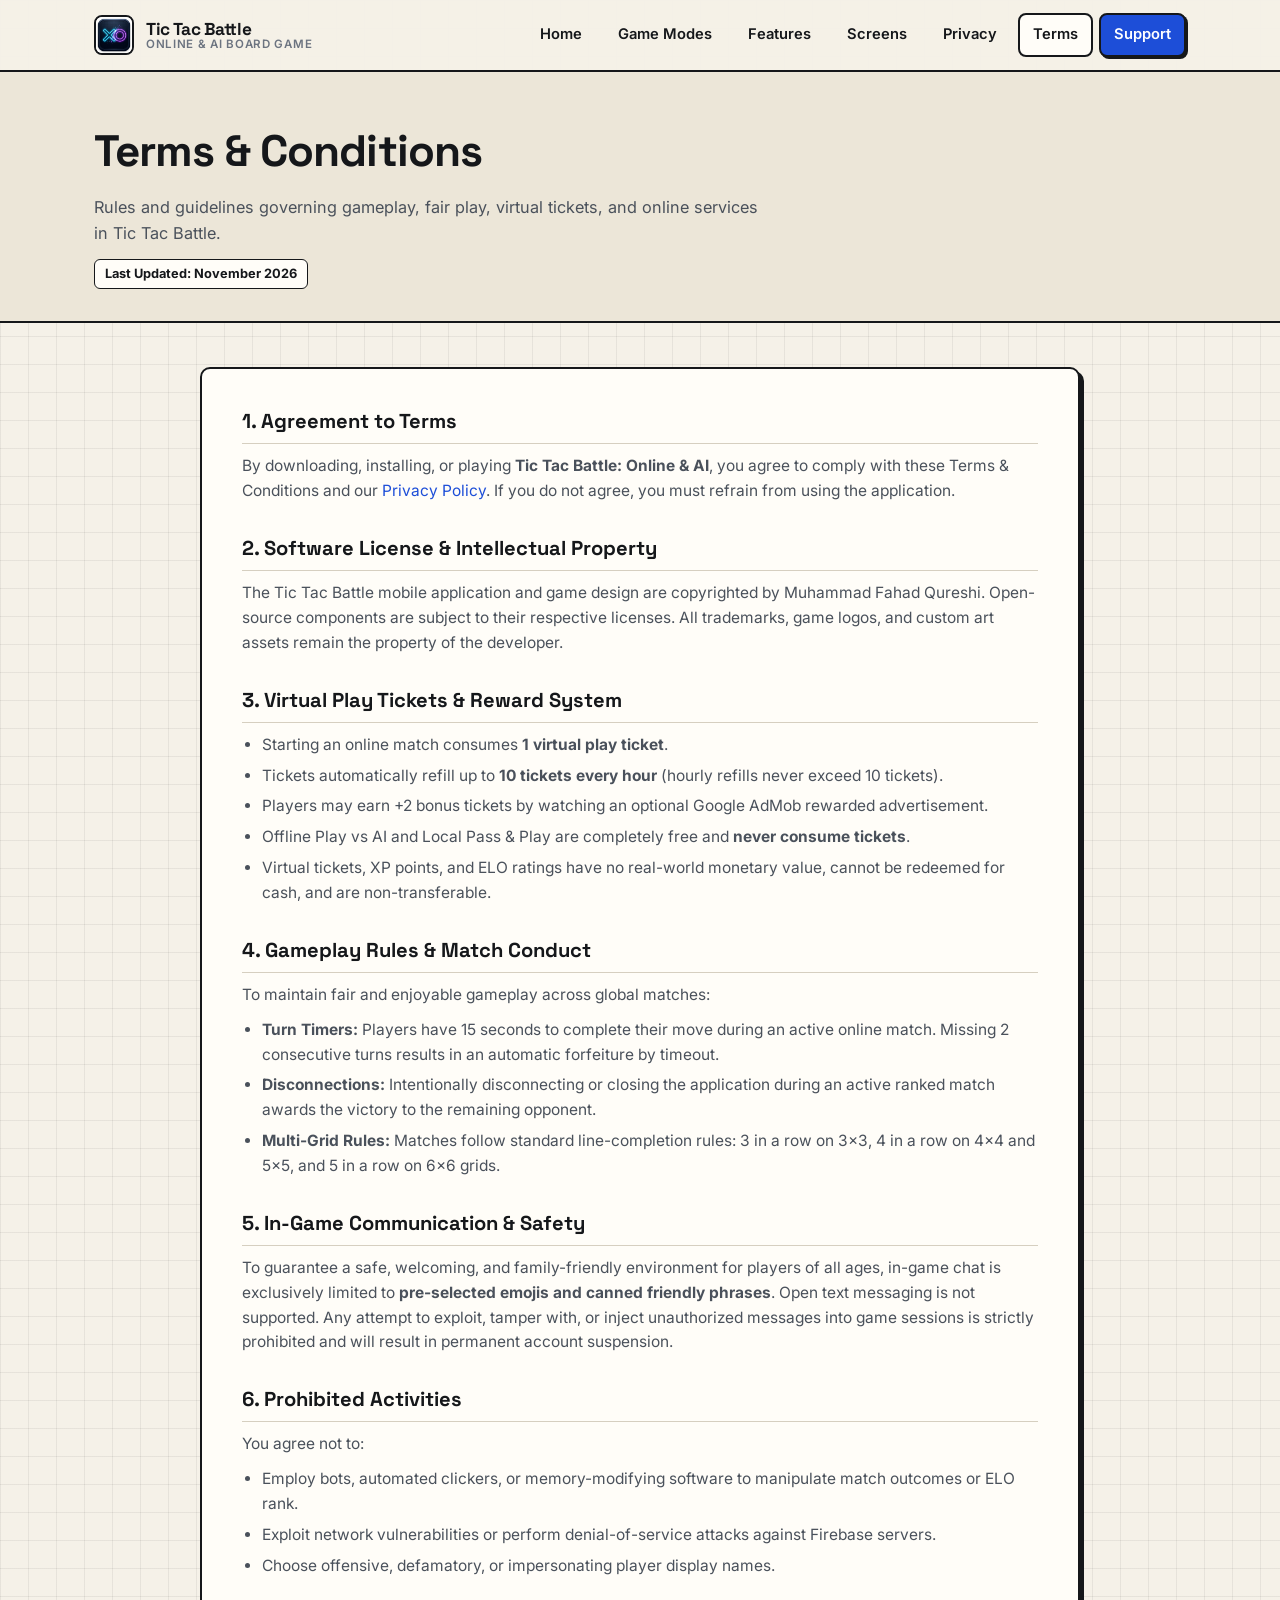
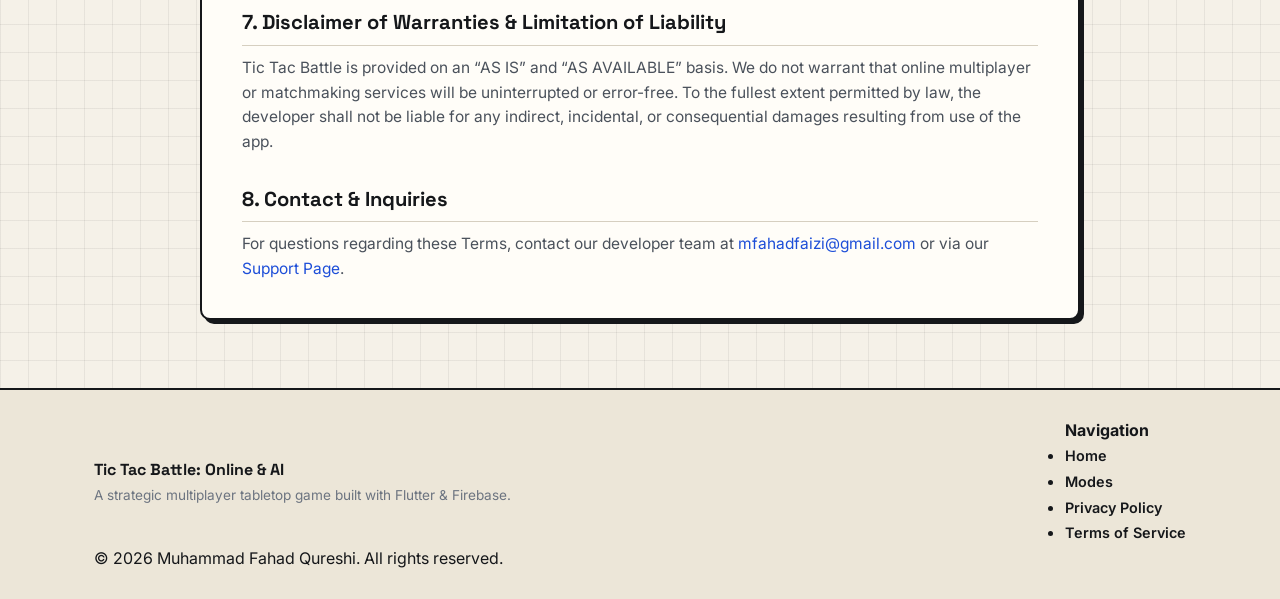
<file: terms.html>
<!DOCTYPE html>
<html lang="en">
<head>
  <meta charset="UTF-8" />
  <meta name="viewport" content="width=device-width, initial-scale=1.0" />
  <title>Terms &amp; Conditions — Tic Tac Battle</title>
  <meta name="description" content="Terms of Service and gameplay rules for Tic Tac Battle: Online &amp; AI on Android." />
  <link rel="icon" type="image/png" href="./assets/app_icon.png" />
  <link rel="preconnect" href="https://fonts.googleapis.com" />
  <link rel="preconnect" href="https://fonts.gstatic.com" crossorigin />
  <link href="https://fonts.googleapis.com/css2?family=Inter:wght@400;500;600;700&family=Permanent+Marker&family=Space+Grotesk:wght@600;700&display=swap" rel="stylesheet" />
  <link rel="stylesheet" href="./styles.css" />
  <!-- Google AdSense -->
  <script async src="https://pagead2.googlesyndication.com/pagead/js/adsbygoogle.js?client=ca-pub-8814260653330173" crossorigin="anonymous"></script>
</head>
<body>
  <header class="site-header">
    <div class="container nav-inner">
      <a class="brand-link" href="index.html">
        <img class="brand-icon" src="./assets/app_icon.png" alt="Tic Tac Battle icon" />
        <span class="brand-wordmark">
          <span class="brand-name">Tic Tac Battle</span>
          <span class="brand-tag">Online &amp; AI Board Game</span>
        </span>
      </a>
      <button class="nav-toggle" type="button" aria-label="Toggle navigation" aria-expanded="false">&#9776;</button>
      <ul class="nav-links">
        <li><a href="index.html">Home</a></li>
        <li><a href="index.html#modes">Game Modes</a></li>
        <li><a href="index.html#features">Features</a></li>
        <li><a href="index.html#screenshots">Screens</a></li>
        <li><a href="privacy.html">Privacy</a></li>
        <li><a class="active" href="terms.html">Terms</a></li>
        <li><a class="nav-cta" href="contact.html">Support</a></li>
      </ul>
    </div>
  </header>

  <section class="page-header">
    <div class="container">
      <h1>Terms &amp; Conditions</h1>
      <p>
        Rules and guidelines governing gameplay, fair play, virtual tickets, and online services in Tic Tac Battle.
      </p>
      <span class="page-stamp">Last Updated: November 2026</span>
    </div>
  </section>

  <main class="doc-wrap">
    <div class="container">
      <article class="doc-article">
        <h2>1. Agreement to Terms</h2>
        <p>
          By downloading, installing, or playing <strong>Tic Tac Battle: Online &amp; AI</strong>, you agree to comply with
          these Terms &amp; Conditions and our <a href="privacy.html">Privacy Policy</a>. If you do not agree, you must
          refrain from using the application.
        </p>

        <h2>2. Software License &amp; Intellectual Property</h2>
        <p>
          The Tic Tac Battle mobile application and game design are copyrighted by Muhammad Fahad Qureshi.
          Open-source components are subject to their respective licenses. All trademarks, game logos, and custom art assets
          remain the property of the developer.
        </p>

        <h2>3. Virtual Play Tickets &amp; Reward System</h2>
        <ul>
          <li>Starting an online match consumes <strong>1 virtual play ticket</strong>.</li>
          <li>Tickets automatically refill up to <strong>10 tickets every hour</strong> (hourly refills never exceed 10 tickets).</li>
          <li>Players may earn +2 bonus tickets by watching an optional Google AdMob rewarded advertisement.</li>
          <li>Offline Play vs AI and Local Pass &amp; Play are completely free and <strong>never consume tickets</strong>.</li>
          <li>Virtual tickets, XP points, and ELO ratings have no real-world monetary value, cannot be redeemed for cash, and are non-transferable.</li>
        </ul>

        <h2>4. Gameplay Rules &amp; Match Conduct</h2>
        <p>
          To maintain fair and enjoyable gameplay across global matches:
        </p>
        <ul>
          <li><strong>Turn Timers:</strong> Players have 15 seconds to complete their move during an active online match. Missing 2 consecutive turns results in an automatic forfeiture by timeout.</li>
          <li><strong>Disconnections:</strong> Intentionally disconnecting or closing the application during an active ranked match awards the victory to the remaining opponent.</li>
          <li><strong>Multi-Grid Rules:</strong> Matches follow standard line-completion rules: 3 in a row on 3&times;3, 4 in a row on 4&times;4 and 5&times;5, and 5 in a row on 6&times;6 grids.</li>
        </ul>

        <h2>5. In-Game Communication &amp; Safety</h2>
        <p>
          To guarantee a safe, welcoming, and family-friendly environment for players of all ages,
          in-game chat is exclusively limited to <strong>pre-selected emojis and canned friendly phrases</strong>.
          Open text messaging is not supported. Any attempt to exploit, tamper with, or inject unauthorized messages
          into game sessions is strictly prohibited and will result in permanent account suspension.
        </p>

        <h2>6. Prohibited Activities</h2>
        <p>You agree not to:</p>
        <ul>
          <li>Employ bots, automated clickers, or memory-modifying software to manipulate match outcomes or ELO rank.</li>
          <li>Exploit network vulnerabilities or perform denial-of-service attacks against Firebase servers.</li>
          <li>Choose offensive, defamatory, or impersonating player display names.</li>
        </ul>

        <h2>7. Disclaimer of Warranties &amp; Limitation of Liability</h2>
        <p>
          Tic Tac Battle is provided on an &ldquo;AS IS&rdquo; and &ldquo;AS AVAILABLE&rdquo; basis. We do not warrant that
          online multiplayer or matchmaking services will be uninterrupted or error-free. To the fullest extent permitted
          by law, the developer shall not be liable for any indirect, incidental, or consequential damages resulting from
          use of the app.
        </p>

        <h2>8. Contact &amp; Inquiries</h2>
        <p>
          For questions regarding these Terms, contact our developer team at
          <a href="mailto:mfahadfaizi@gmail.com">mfahadfaizi@gmail.com</a> or via our <a href="contact.html">Support Page</a>.
        </p>
      </article>
    </div>
  </main>

  <footer class="site-footer">
    <div class="container footer-inner">
      <div class="footer-brand">
        <strong>Tic Tac Battle: Online &amp; AI</strong>
        <p>A strategic multiplayer tabletop game built with Flutter &amp; Firebase.</p>
      </div>
      <div class="footer-links">
        <div>
          <h4>Navigation</h4>
          <ul>
            <li><a href="index.html">Home</a></li>
            <li><a href="index.html#modes">Modes</a></li>
            <li><a href="privacy.html">Privacy Policy</a></li>
            <li><a href="terms.html">Terms of Service</a></li>
          </ul>
        </div>
      </div>
    </div>
    <div class="container copyright">
      <p>&copy; 2026 Muhammad Fahad Qureshi. All rights reserved.</p>
    </div>
  </footer>

  <script>
    // --- Mobile Navigation Toggle ---
    (function initNav() {
      const navToggle = document.querySelector('.nav-toggle');
      const navLinks = document.querySelector('.nav-links');
      if (!navToggle || !navLinks) return;

      navToggle.addEventListener('click', function (e) {
        e.stopPropagation();
        const isOpen = navLinks.classList.toggle('open');
        navToggle.setAttribute('aria-expanded', isOpen ? 'true' : 'false');
        navToggle.innerHTML = isOpen ? '&times;' : '&#9776;';
      });

      navLinks.querySelectorAll('a').forEach(function (link) {
        link.addEventListener('click', function () {
          navLinks.classList.remove('open');
          navToggle.setAttribute('aria-expanded', 'false');
          navToggle.innerHTML = '&#9776;';
        });
      });

      document.addEventListener('click', function (e) {
        if (!navLinks.contains(e.target) && !navToggle.contains(e.target)) {
          navLinks.classList.remove('open');
          navToggle.setAttribute('aria-expanded', 'false');
          navToggle.innerHTML = '&#9776;';
        }
      });
    })();
  </script>
</body>
</html>
</file>
<file: styles.css>
/* Tic Tac Battle - Editorial Tabletop Theme */
:root {
  --paper: #F5F1E8;
  --paper-alt: #ECE6D8;
  --surface: #FFFDF8;
  --ink: #15171A;
  --ink-soft: #4A515B;
  --ink-muted: #6C7480;
  --grid-line: rgba(21, 23, 26, 0.065);
  --rule: #D6CFC0;
  --cobalt: #1D4ED8;
  --cobalt-tint: #DBEAFE;
  --vermilion: #DC2626;
  --vermilion-tint: #FEE2E2;
  --emerald: #15803D;
  --emerald-tint: #DCFCE7;
  --amber: #D97706;
  --shadow-hard: 4px 4px 0 #15171A;
  --shadow-hard-lg: 6px 6px 0 #15171A;
  --radius: 10px;
  --max-width: 1140px;
}

*,
*::before,
*::after {
  box-sizing: border-box;
  margin: 0;
  padding: 0;
}

html {
  scroll-behavior: smooth;
}

body {
  font-family: 'Inter', -apple-system, BlinkMacSystemFont, 'Segoe UI', Roboto, sans-serif;
  color: var(--ink);
  background-color: var(--paper);
  background-image:
    linear-gradient(to right, var(--grid-line) 1px, transparent 1px),
    linear-gradient(to bottom, var(--grid-line) 1px, transparent 1px);
  background-size: 28px 28px;
  line-height: 1.6;
  min-height: 100vh;
  display: flex;
  flex-direction: column;
  -webkit-font-smoothing: antialiased;
}

a {
  color: var(--cobalt);
  text-decoration: none;
}

a:hover {
  text-decoration: underline;
}

img {
  display: block;
  max-width: 100%;
}

.container {
  width: 100%;
  max-width: var(--max-width);
  margin: 0 auto;
  padding: 0 24px;
}

.display-font {
  font-family: 'Space Grotesk', 'Inter', sans-serif;
}

.marker-font {
  font-family: 'Permanent Marker', cursive, sans-serif;
}

/* Header */
.site-header {
  position: sticky;
  top: 0;
  z-index: 50;
  background: rgba(245, 241, 232, 0.96);
  border-bottom: 2px solid var(--ink);
}

.nav-inner {
  display: flex;
  align-items: center;
  justify-content: space-between;
  min-height: 70px;
  gap: 16px;
  position: relative;
}

.brand-link {
  display: inline-flex;
  align-items: center;
  gap: 12px;
  color: var(--ink);
  text-decoration: none;
}

.brand-link:hover {
  text-decoration: none;
}

.brand-icon {
  width: 40px;
  height: 40px;
  border-radius: 8px;
  border: 2px solid var(--ink);
  object-fit: cover;
}

.brand-wordmark {
  display: flex;
  flex-direction: column;
  line-height: 1.05;
}

.brand-name {
  font-family: 'Space Grotesk', sans-serif;
  font-weight: 700;
  font-size: 1.08rem;
  letter-spacing: -0.02em;
}

.brand-tag {
  font-size: 0.72rem;
  font-weight: 600;
  color: var(--ink-muted);
  text-transform: uppercase;
  letter-spacing: 0.06em;
}

.nav-links {
  display: flex;
  align-items: center;
  gap: 6px;
  list-style: none;
}

.nav-links a {
  display: inline-block;
  padding: 8px 13px;
  border-radius: 8px;
  font-size: 0.92rem;
  font-weight: 600;
  color: var(--ink);
  text-decoration: none;
  border: 2px solid transparent;
  transition: background 0.15s ease, border-color 0.15s ease;
}

.nav-links a:hover,
.nav-links a.active {
  background: var(--surface);
  border-color: var(--ink);
  text-decoration: none;
}

.nav-links a.nav-cta {
  background: var(--cobalt);
  color: #FFFFFF;
  border-color: var(--ink);
  box-shadow: 2px 2px 0 var(--ink);
}

.nav-links a.nav-cta:hover {
  background: #1E40AF;
  color: #FFFFFF;
}

.nav-toggle {
  display: none;
  width: 42px;
  height: 42px;
  border-radius: 8px;
  border: 2px solid var(--ink);
  background: var(--surface);
  color: var(--ink);
  font-size: 1.2rem;
  font-weight: 700;
  cursor: pointer;
  align-items: center;
  justify-content: center;
}

/* Buttons */
.btn {
  display: inline-flex;
  align-items: center;
  justify-content: center;
  gap: 8px;
  padding: 12px 22px;
  border-radius: 8px;
  border: 2px solid var(--ink);
  font-family: 'Space Grotesk', sans-serif;
  font-weight: 700;
  font-size: 0.95rem;
  cursor: pointer;
  text-decoration: none;
  box-shadow: var(--shadow-hard);
  transition: transform 0.12s ease, box-shadow 0.12s ease, background 0.15s ease;
}

.btn:hover {
  text-decoration: none;
  transform: translate(-1px, -1px);
  box-shadow: 5px 5px 0 var(--ink);
}

.btn:active {
  transform: translate(2px, 2px);
  box-shadow: 2px 2px 0 var(--ink);
}

.btn-primary {
  background: var(--cobalt);
  color: #FFFFFF;
}

.btn-primary:hover {
  background: #1E40AF;
  color: #FFFFFF;
}

.btn-secondary {
  background: var(--surface);
  color: var(--ink);
}

.btn-secondary:hover {
  background: var(--paper-alt);
  color: var(--ink);
}

/* Hero Section */
.hero {
  padding: 56px 0 44px;
  border-bottom: 2px solid var(--ink);
}

.hero-grid {
  display: grid;
  grid-template-columns: 1.15fr 0.85fr;
  gap: 44px;
  align-items: center;
}

.eyebrow {
  display: inline-flex;
  align-items: center;
  gap: 8px;
  font-size: 0.82rem;
  font-weight: 700;
  text-transform: uppercase;
  letter-spacing: 0.08em;
  color: var(--ink-soft);
  margin-bottom: 14px;
}

.eyebrow-x {
  color: var(--cobalt);
  font-family: 'Permanent Marker', cursive;
  font-size: 1rem;
}

.eyebrow-o {
  color: var(--vermilion);
  font-family: 'Permanent Marker', cursive;
  font-size: 1rem;
}

.hero-title {
  font-family: 'Space Grotesk', sans-serif;
  font-size: clamp(2.35rem, 4.8vw, 3.6rem);
  line-height: 1.05;
  letter-spacing: -0.03em;
  margin-bottom: 18px;
}

.hero-title .mark-x {
  color: var(--cobalt);
}

.hero-title .mark-o {
  color: var(--vermilion);
}

.hero-copy {
  font-size: 1.07rem;
  color: var(--ink-soft);
  max-width: 540px;
  margin-bottom: 26px;
}

.hero-actions {
  display: flex;
  flex-wrap: wrap;
  gap: 14px;
  margin-bottom: 28px;
}

.hero-facts {
  display: flex;
  flex-wrap: wrap;
  gap: 18px;
  padding-top: 18px;
  border-top: 1.5px solid var(--rule);
  font-size: 0.88rem;
  color: var(--ink-soft);
}

.hero-facts span strong {
  color: var(--ink);
}

/* Playable Mini Board */
.board-card {
  background: var(--surface);
  border: 2px solid var(--ink);
  border-radius: var(--radius);
  box-shadow: var(--shadow-hard-lg);
  padding: 20px;
}

.board-top {
  display: flex;
  align-items: center;
  justify-content: space-between;
  margin-bottom: 14px;
  gap: 10px;
}

.board-title {
  font-family: 'Space Grotesk', sans-serif;
  font-weight: 700;
  font-size: 0.96rem;
}

.board-status {
  font-size: 0.84rem;
  font-weight: 700;
  padding: 4px 10px;
  border-radius: 6px;
  border: 1.5px solid var(--ink);
  background: var(--paper-alt);
}

.board-status.win {
  background: var(--emerald-tint);
  color: var(--emerald);
  border-color: var(--emerald);
}

.board-status.draw {
  background: #FEF3C7;
  color: #B45309;
  border-color: #D97706;
}

.mini-board {
  display: grid;
  grid-template-columns: repeat(3, 1fr);
  gap: 10px;
}

.cell-btn {
  aspect-ratio: 1 / 1;
  background: var(--paper);
  border: 2px solid var(--ink);
  border-radius: 8px;
  font-family: 'Permanent Marker', cursive;
  font-size: 2.35rem;
  line-height: 1;
  cursor: pointer;
  display: flex;
  align-items: center;
  justify-content: center;
  transition: background 0.14s ease, transform 0.1s ease;
}

.cell-btn:hover:not(:disabled) {
  background: #EAE4D5;
  transform: translateY(-1px);
}

.cell-btn:disabled {
  cursor: default;
}

.cell-btn.x {
  color: var(--cobalt);
  background: var(--cobalt-tint);
}

.cell-btn.o {
  color: var(--vermilion);
  background: var(--vermilion-tint);
}

.cell-btn.winner {
  outline: 3px solid var(--emerald);
  outline-offset: -3px;
}

.board-footer {
  margin-top: 14px;
  display: flex;
  align-items: center;
  justify-content: space-between;
  gap: 12px;
  font-size: 0.82rem;
  color: var(--ink-muted);
}

.reset-link {
  background: none;
  border: 1.5px solid var(--ink);
  border-radius: 6px;
  padding: 5px 11px;
  font-weight: 700;
  font-size: 0.82rem;
  color: var(--ink);
  cursor: pointer;
  background: var(--paper);
}

.reset-link:hover {
  background: var(--paper-alt);
}

/* Feature Graphic Banner Strip */
.banner-band {
  padding: 44px 0;
  background: var(--paper-alt);
  border-bottom: 2px solid var(--ink);
}

.banner-layout {
  display: grid;
  grid-template-columns: 1.35fr 0.65fr;
  gap: 28px;
  align-items: stretch;
}

.graphic-frame {
  background: var(--ink);
  border: 2px solid var(--ink);
  border-radius: var(--radius);
  overflow: hidden;
  box-shadow: var(--shadow-hard);
}

.graphic-frame img {
  width: 100%;
  height: 100%;
  object-fit: cover;
}

.spec-ledger {
  background: var(--surface);
  border: 2px solid var(--ink);
  border-radius: var(--radius);
  box-shadow: var(--shadow-hard);
  padding: 22px;
  display: flex;
  flex-direction: column;
  justify-content: space-between;
}

.spec-ledger h2 {
  font-family: 'Space Grotesk', sans-serif;
  font-size: 1.15rem;
  margin-bottom: 14px;
}

.spec-row {
  display: flex;
  justify-content: space-between;
  gap: 12px;
  padding: 9px 0;
  border-top: 1px solid var(--rule);
  font-size: 0.9rem;
}

.spec-row span:first-child {
  color: var(--ink-muted);
  font-weight: 600;
}

.spec-row span:last-child {
  font-weight: 700;
  text-align: right;
}

/* Sections */
.section {
  padding: 60px 0;
  border-bottom: 2px solid var(--ink);
}

.section-alt {
  background: var(--surface);
}

.section-head {
  display: flex;
  align-items: flex-end;
  justify-content: space-between;
  gap: 24px;
  margin-bottom: 34px;
  flex-wrap: wrap;
}

.section-head h2 {
  font-family: 'Space Grotesk', sans-serif;
  font-size: clamp(1.75rem, 3.2vw, 2.3rem);
  letter-spacing: -0.02em;
  line-height: 1.12;
}

.section-head p {
  color: var(--ink-soft);
  max-width: 460px;
  font-size: 0.98rem;
}

/* Modes Ledger Grid */
.modes-grid {
  display: grid;
  grid-template-columns: repeat(2, minmax(0, 1fr));
  gap: 20px;
}

.mode-card {
  background: var(--surface);
  border: 2px solid var(--ink);
  border-radius: var(--radius);
  padding: 24px;
  box-shadow: var(--shadow-hard);
  display: flex;
  gap: 18px;
  align-items: flex-start;
}

.mode-num {
  flex-shrink: 0;
  width: 42px;
  height: 42px;
  border-radius: 8px;
  border: 2px solid var(--ink);
  display: flex;
  align-items: center;
  justify-content: center;
  font-family: 'Space Grotesk', sans-serif;
  font-weight: 700;
  font-size: 0.95rem;
}

.mode-num.x-bg {
  background: var(--cobalt-tint);
  color: var(--cobalt);
}

.mode-num.o-bg {
  background: var(--vermilion-tint);
  color: var(--vermilion);
}

.mode-num.g-bg {
  background: var(--emerald-tint);
  color: var(--emerald);
}

.mode-num.a-bg {
  background: #FEF3C7;
  color: #B45309;
}

.mode-card h3 {
  font-family: 'Space Grotesk', sans-serif;
  font-size: 1.14rem;
  margin-bottom: 6px;
}

.mode-card p {
  font-size: 0.94rem;
  color: var(--ink-soft);
}

/* Screenshots Gallery */
.screens-grid {
  display: grid;
  grid-template-columns: repeat(4, minmax(0, 1fr));
  gap: 20px;
}

.screen-card {
  background: var(--paper);
  border: 2px solid var(--ink);
  border-radius: var(--radius);
  padding: 12px;
  box-shadow: var(--shadow-hard);
}

.screen-card img {
  width: 100%;
  aspect-ratio: 9 / 16;
  object-fit: cover;
  border-radius: 6px;
  border: 1.5px solid var(--ink);
}

.screen-meta {
  margin-top: 12px;
  display: flex;
  align-items: baseline;
  justify-content: space-between;
  gap: 8px;
}

.screen-meta strong {
  font-family: 'Space Grotesk', sans-serif;
  font-size: 0.96rem;
}

.screen-meta span {
  font-size: 0.78rem;
  font-weight: 700;
  color: var(--ink-muted);
}

.screen-desc {
  margin-top: 4px;
  font-size: 0.85rem;
  color: var(--ink-soft);
}

/* Support Callout Band */
.support-strip {
  padding: 46px 0;
}

.support-box {
  background: var(--surface);
  border: 2px solid var(--ink);
  border-radius: var(--radius);
  box-shadow: var(--shadow-hard-lg);
  padding: 32px;
  display: flex;
  align-items: center;
  justify-content: space-between;
  gap: 24px;
  flex-wrap: wrap;
}

.support-box h2 {
  font-family: 'Space Grotesk', sans-serif;
  font-size: 1.55rem;
  margin-bottom: 6px;
}

.support-box p {
  color: var(--ink-soft);
  max-width: 580px;
}

/* Subpages (Privacy, Terms, Contact) */
.page-header {
  padding: 44px 0 32px;
  background: var(--paper-alt);
  border-bottom: 2px solid var(--ink);
}

.page-header h1 {
  font-family: 'Space Grotesk', sans-serif;
  font-size: clamp(1.95rem, 3.8vw, 2.75rem);
  letter-spacing: -0.02em;
  margin-bottom: 8px;
}

.page-header p {
  color: var(--ink-soft);
  max-width: 680px;
  font-size: 1.02rem;
}

.page-stamp {
  display: inline-block;
  margin-top: 12px;
  padding: 4px 10px;
  border: 1.5px solid var(--ink);
  border-radius: 6px;
  background: var(--surface);
  font-size: 0.8rem;
  font-weight: 700;
}

.doc-wrap {
  padding: 44px 0 68px;
  flex: 1;
}

.doc-article {
  background: var(--surface);
  border: 2px solid var(--ink);
  border-radius: var(--radius);
  box-shadow: var(--shadow-hard);
  padding: 36px 40px;
  max-width: 880px;
  margin: 0 auto;
}

.doc-article h2 {
  font-family: 'Space Grotesk', sans-serif;
  font-size: 1.26rem;
  margin-top: 28px;
  margin-bottom: 10px;
  padding-bottom: 6px;
  border-bottom: 1.5px solid var(--rule);
}

.doc-article h2:first-child {
  margin-top: 0;
}

.doc-article p,
.doc-article li {
  color: var(--ink-soft);
  font-size: 0.97rem;
}

.doc-article p + p {
  margin-top: 10px;
}

.doc-article ul {
  margin: 10px 0 14px 20px;
}

.doc-article li + li {
  margin-top: 6px;
}

.doc-note {
  margin-top: 24px;
  padding: 16px 18px;
  border: 2px solid var(--ink);
  border-left-width: 6px;
  border-left-color: var(--cobalt);
  border-radius: 8px;
  background: var(--paper);
  font-size: 0.94rem;
  color: var(--ink-soft);
}

/* Contact Page */
.contact-grid {
  display: grid;
  grid-template-columns: 1.25fr 0.75fr;
  gap: 28px;
  align-items: start;
}

.form-panel {
  background: var(--surface);
  border: 2px solid var(--ink);
  border-radius: var(--radius);
  box-shadow: var(--shadow-hard);
  padding: 30px;
}

.form-group {
  margin-bottom: 18px;
}

.form-label {
  display: block;
  font-family: 'Space Grotesk', sans-serif;
  font-weight: 700;
  font-size: 0.9rem;
  margin-bottom: 6px;
}

.form-control {
  width: 100%;
  padding: 11px 14px;
  border: 2px solid var(--ink);
  border-radius: 8px;
  background: var(--paper);
  color: var(--ink);
  font-family: inherit;
  font-size: 0.95rem;
}

.form-control:focus {
  outline: none;
  background: #FFFFFF;
  box-shadow: 0 0 0 3px var(--cobalt-tint);
}

textarea.form-control {
  min-height: 140px;
  resize: vertical;
}

.form-status {
  display: none;
  margin-top: 16px;
  padding: 12px 14px;
  border-radius: 8px;
  border: 2px solid var(--ink);
  font-size: 0.92rem;
  font-weight: 600;
}

.form-status.visible {
  display: block;
}

.form-status.success {
  background: var(--emerald-tint);
  color: #14532D;
}

.form-status.error {
  background: var(--vermilion-tint);
  color: #7F1D1D;
}

.form-status.info {
  background: var(--cobalt-tint);
  color: #1E3A8A;
}

.aside-cards {
  display: flex;
  flex-direction: column;
  gap: 18px;
}

.aside-card {
  background: var(--surface);
  border: 2px solid var(--ink);
  border-radius: var(--radius);
  box-shadow: var(--shadow-hard);
  padding: 20px;
}

.aside-card h3 {
  font-family: 'Space Grotesk', sans-serif;
  font-size: 1.04rem;
  margin-bottom: 8px;
}

.aside-card p,
.aside-card li {
  font-size: 0.91rem;
  color: var(--ink-soft);
}

.aside-card ul {
  margin: 8px 0 0 18px;
}

/* Footer */
.site-footer {
  margin-top: auto;
  background: var(--paper-alt);
  border-top: 2px solid var(--ink);
  padding: 28px 0;
}

.footer-inner {
  display: flex;
  flex-wrap: wrap;
  align-items: center;
  justify-content: space-between;
  gap: 16px;
}

.footer-brand strong {
  font-family: 'Space Grotesk', sans-serif;
  font-size: 1rem;
}

.footer-brand p {
  font-size: 0.85rem;
  color: var(--ink-muted);
  margin-top: 2px;
}

.footer-links {
  display: flex;
  flex-wrap: wrap;
  gap: 18px;
}

.footer-links a {
  font-size: 0.9rem;
  font-weight: 600;
  color: var(--ink);
}

/* Responsive */
@media (max-width: 960px) {
  .hero-grid,
  .banner-layout,
  .contact-grid {
    grid-template-columns: 1fr;
  }

  .screens-grid {
    grid-template-columns: repeat(2, minmax(0, 1fr));
  }
}

@media (max-width: 720px) {
  .nav-toggle {
    display: inline-flex;
    flex-shrink: 0;
  }

  .brand-link {
    min-width: 0;
    gap: 10px;
  }

  .brand-wordmark {
    min-width: 0;
  }

  .brand-name {
    font-size: 0.98rem;
    white-space: nowrap;
  }

  .brand-tag {
    font-size: 0.68rem;
    letter-spacing: 0.04em;
    white-space: nowrap;
  }

  .nav-links {
    display: none;
    position: absolute;
    top: calc(100% + 2px);
    left: -24px;
    right: -24px;
    background: var(--surface);
    border-bottom: 2px solid var(--ink);
    box-shadow: 0 10px 25px rgba(21, 23, 26, 0.2);
    flex-direction: column;
    align-items: stretch;
    padding: 16px 24px 20px;
    gap: 10px;
    z-index: 100;
  }

  .nav-links.open {
    display: flex;
  }

  .modes-grid,
  .screens-grid {
    grid-template-columns: 1fr;
  }

  .doc-article,
  .form-panel {
    padding: 24px 20px;
  }
}

@media (max-width: 480px) {
  .container {
    padding: 0 16px;
  }

  .nav-links {
    left: -16px;
    right: -16px;
    padding: 14px 16px 18px;
  }

  .brand-tag {
    display: none;
  }

  .brand-icon {
    width: 34px;
    height: 34px;
  }

  .hero-title {
    font-size: clamp(1.85rem, 8vw, 2.35rem);
  }

  .hero-actions {
    flex-direction: column;
    align-items: stretch;
  }

  .hero-actions .btn {
    width: 100%;
    justify-content: center;
  }
}

/* AdSense Banners & Sponsored Showcase */
.ad-container {
  margin: 32px auto;
  padding: 20px;
  background: var(--surface);
  border: 2px solid var(--ink);
  border-radius: var(--radius);
  text-align: left;
  box-shadow: var(--shadow-hard);
  position: relative;
  overflow: hidden;
}
.ad-container ins.adsbygoogle {
  min-height: 0;
  transition: all 0.3s ease;
}
.ad-container ins.adsbygoogle[data-ad-status="filled"] {
  margin-top: 16px;
  border-top: 1px dashed var(--rule);
  padding-top: 16px;
}
.ad-label {
  font-size: 11px;
  font-weight: 700;
  text-transform: uppercase;
  letter-spacing: 0.1em;
  color: var(--amber);
  margin-bottom: 12px;
  display: flex;
  align-items: center;
  gap: 6px;
}
.house-ad-card {
  display: flex;
  flex-direction: column;
  gap: 12px;
}
.house-ad-badge {
  display: inline-block;
  align-self: flex-start;
  font-size: 10px;
  font-weight: 800;
  letter-spacing: 0.08em;
  padding: 3px 8px;
  background: var(--cobalt-tint);
  color: var(--cobalt);
  border: 1px solid var(--cobalt);
  border-radius: 4px;
}
.house-ad-body {
  display: flex;
  align-items: center;
  gap: 16px;
  flex-wrap: wrap;
}
.house-ad-icon {
  width: 56px;
  height: 56px;
  border-radius: 12px;
  background: linear-gradient(135deg, #1e293b, #0f172a);
  display: flex;
  align-items: center;
  justify-content: center;
  font-size: 28px;
  border: 2px solid var(--ink);
  box-shadow: 2px 2px 0 var(--ink);
  flex-shrink: 0;
}
.house-ad-info {
  flex: 1;
  min-width: 240px;
}
.house-ad-title {
  font-size: 18px;
  font-weight: 800;
  color: var(--ink);
  margin-bottom: 4px;
}
.house-ad-desc {
  font-size: 13px;
  color: var(--ink-soft);
  line-height: 1.4;
  margin-bottom: 6px;
}
.house-ad-rating {
  display: flex;
  align-items: center;
  gap: 8px;
  font-size: 12px;
  font-weight: 700;
}
.house-ad-rating .stars {
  color: #f59e0b;
  letter-spacing: 2px;
}
.house-ad-rating .rating-text {
  color: var(--ink-muted);
}
.house-ad-btn {
  display: inline-flex;
  align-items: center;
  gap: 8px;
  padding: 10px 20px;
  font-size: 14px;
  font-weight: 700;
  white-space: nowrap;
}
@media (max-width: 640px) {
  .house-ad-body {
    flex-direction: column;
    align-items: flex-start;
  }
  .house-ad-btn {
    width: 100%;
    justify-content: center;
  }
}
</file>
